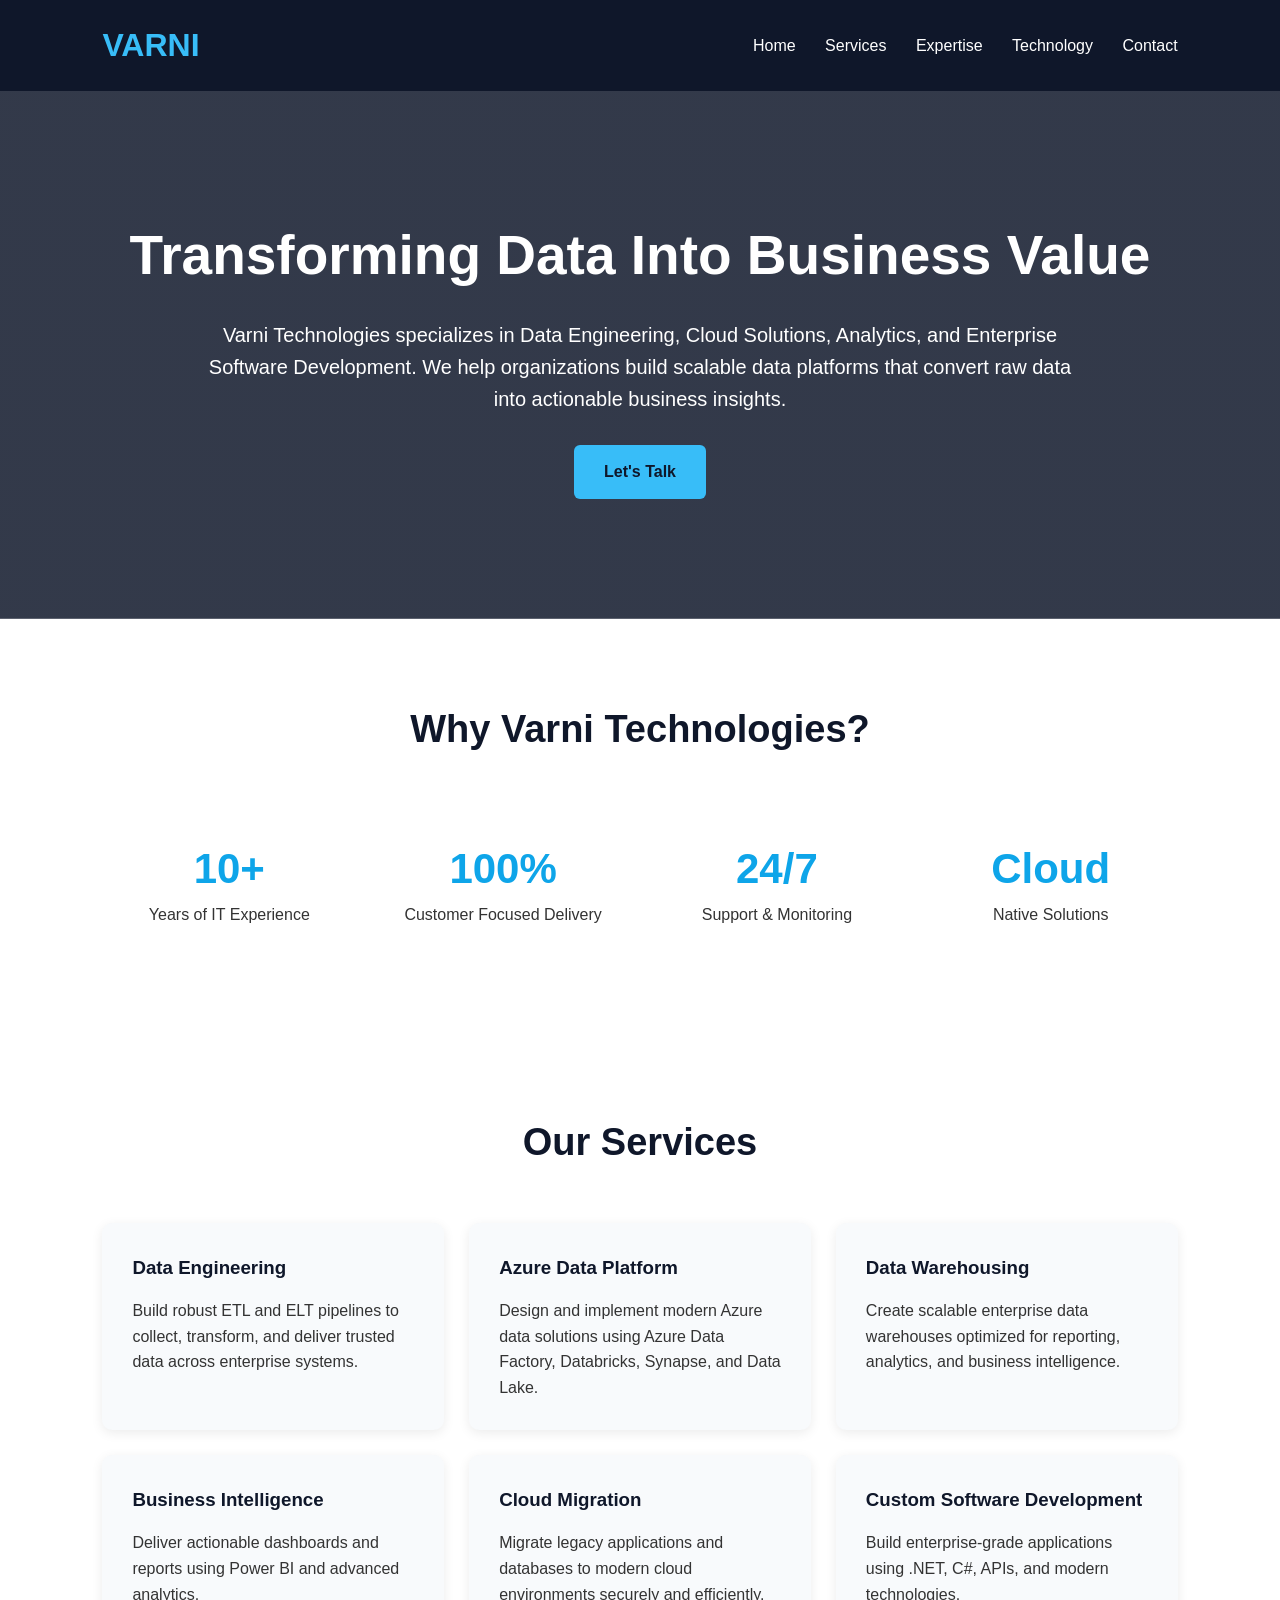
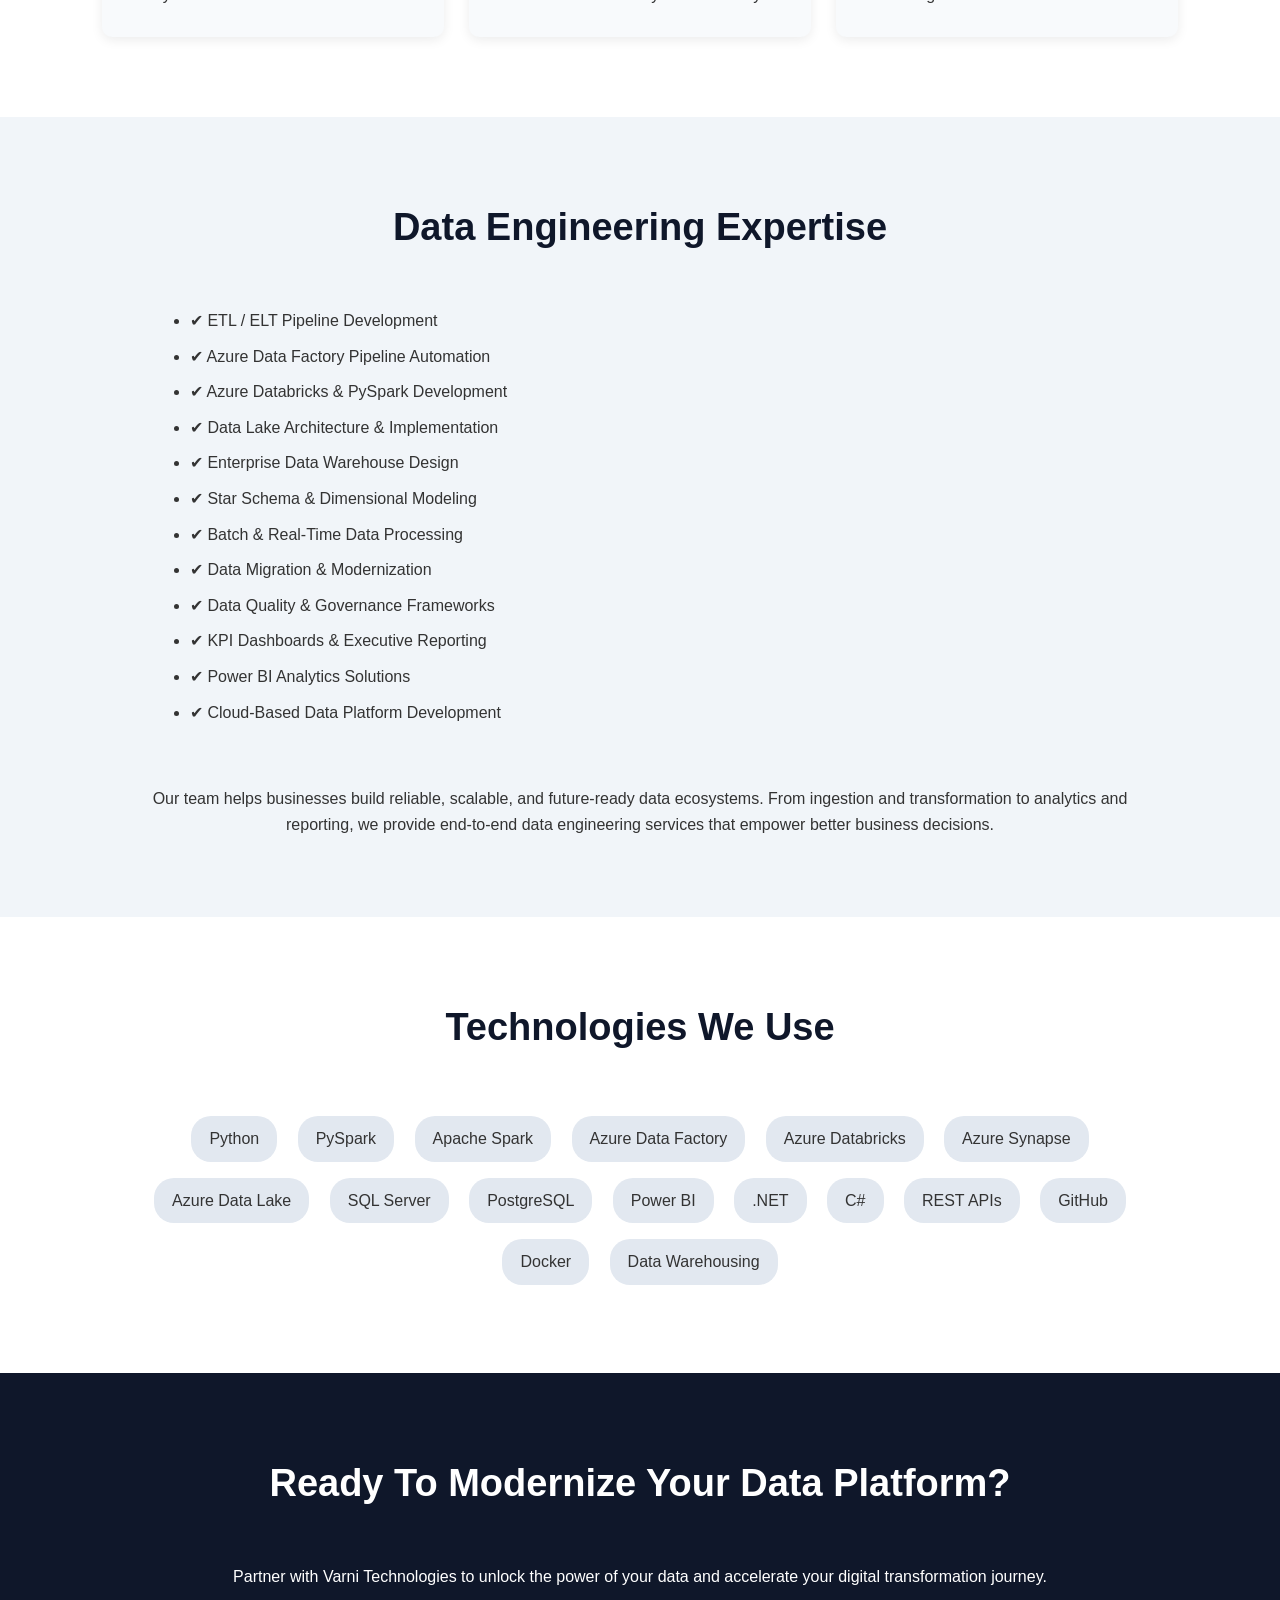
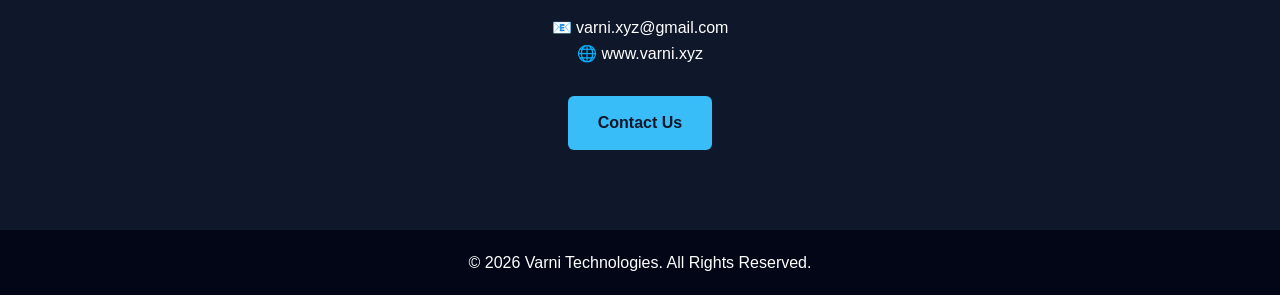
<file: index.html>
<!DOCTYPE html>
<html lang="en">
<head>
<meta charset="UTF-8">
<meta name="viewport" content="width=device-width, initial-scale=1.0">
<title>Varni Technologies | Data Engineering & Cloud Solutions</title>

<style>
*{
    margin:0;
    padding:0;
    box-sizing:border-box;
    font-family:'Segoe UI',sans-serif;
}

body{
    line-height:1.6;
    color:#333;
}

header{
    background:#0f172a;
    color:#fff;
    padding:20px 8%;
    display:flex;
    justify-content:space-between;
    align-items:center;
    position:sticky;
    top:0;
    z-index:100;
}

.logo{
    font-size:32px;
    font-weight:bold;
    color:#38bdf8;
}

nav a{
    color:white;
    text-decoration:none;
    margin-left:25px;
    font-weight:500;
}

.hero{
    background:linear-gradient(rgba(15,23,42,0.85),rgba(15,23,42,0.85)),
    url('https://images.unsplash.com/photo-1551288049-bebda4e38f71');
    background-size:cover;
    background-position:center;
    color:white;
    text-align:center;
    padding:120px 20px;
}

.hero h1{
    font-size:55px;
    margin-bottom:20px;
}

.hero p{
    max-width:900px;
    margin:auto;
    font-size:20px;
}

.btn{
    display:inline-block;
    margin-top:30px;
    background:#38bdf8;
    color:#0f172a;
    padding:14px 30px;
    text-decoration:none;
    border-radius:6px;
    font-weight:bold;
}

section{
    padding:80px 8%;
}

.section-title{
    text-align:center;
    margin-bottom:50px;
    color:#0f172a;
    font-size:38px;
}

.grid{
    display:grid;
    grid-template-columns:repeat(auto-fit,minmax(280px,1fr));
    gap:25px;
}

.card{
    background:#f8fafc;
    padding:30px;
    border-radius:10px;
    box-shadow:0 3px 12px rgba(0,0,0,0.08);
}

.card h3{
    margin-bottom:15px;
    color:#0f172a;
}

.about{
    background:#f1f5f9;
}

.stats{
    display:grid;
    grid-template-columns:repeat(auto-fit,minmax(200px,1fr));
    gap:20px;
    text-align:center;
}

.stat{
    padding:25px;
}

.stat h2{
    color:#0ea5e9;
    font-size:42px;
}

.tech{
    text-align:center;
}

.tech span{
    display:inline-block;
    padding:10px 18px;
    margin:8px;
    background:#e2e8f0;
    border-radius:20px;
}

.contact{
    background:#0f172a;
    color:white;
    text-align:center;
}

footer{
    background:#020617;
    color:white;
    text-align:center;
    padding:20px;
}

ul{
    max-width:900px;
    margin:auto;
}

li{
    margin-bottom:10px;
}

@media(max-width:768px){
.hero h1{
    font-size:36px;
}
nav{
    display:none;
}
}
</style>
</head>

<body>

<header>
    <div class="logo">VARNI</div>

    <nav>
        <a href="#home">Home</a>
        <a href="#services">Services</a>
        <a href="#expertise">Expertise</a>
        <a href="#technology">Technology</a>
        <a href="#contact">Contact</a>
    </nav>
</header>

<section class="hero" id="home">
    <h1>Transforming Data Into Business Value</h1>

    <p>
        Varni Technologies specializes in Data Engineering,
        Cloud Solutions, Analytics, and Enterprise Software
        Development. We help organizations build scalable
        data platforms that convert raw data into actionable
        business insights.
    </p>

    <a href="#contact" class="btn">Let's Talk</a>
</section>

<section>
    <h2 class="section-title">Why Varni Technologies?</h2>

    <div class="stats">
        <div class="stat">
            <h2>10+</h2>
            <p>Years of IT Experience</p>
        </div>

        <div class="stat">
            <h2>100%</h2>
            <p>Customer Focused Delivery</p>
        </div>

        <div class="stat">
            <h2>24/7</h2>
            <p>Support & Monitoring</p>
        </div>

        <div class="stat">
            <h2>Cloud</h2>
            <p>Native Solutions</p>
        </div>
    </div>
</section>

<section id="services">
    <h2 class="section-title">Our Services</h2>

    <div class="grid">

        <div class="card">
            <h3>Data Engineering</h3>
            <p>
                Build robust ETL and ELT pipelines to collect,
                transform, and deliver trusted data across
                enterprise systems.
            </p>
        </div>

        <div class="card">
            <h3>Azure Data Platform</h3>
            <p>
                Design and implement modern Azure data
                solutions using Azure Data Factory,
                Databricks, Synapse, and Data Lake.
            </p>
        </div>

        <div class="card">
            <h3>Data Warehousing</h3>
            <p>
                Create scalable enterprise data warehouses
                optimized for reporting, analytics, and
                business intelligence.
            </p>
        </div>

        <div class="card">
            <h3>Business Intelligence</h3>
            <p>
                Deliver actionable dashboards and reports
                using Power BI and advanced analytics.
            </p>
        </div>

        <div class="card">
            <h3>Cloud Migration</h3>
            <p>
                Migrate legacy applications and databases
                to modern cloud environments securely and
                efficiently.
            </p>
        </div>

        <div class="card">
            <h3>Custom Software Development</h3>
            <p>
                Build enterprise-grade applications using
                .NET, C#, APIs, and modern technologies.
            </p>
        </div>

    </div>
</section>

<section class="about" id="expertise">
    <h2 class="section-title">Data Engineering Expertise</h2>

    <ul>
        <li>✔ ETL / ELT Pipeline Development</li>
        <li>✔ Azure Data Factory Pipeline Automation</li>
        <li>✔ Azure Databricks & PySpark Development</li>
        <li>✔ Data Lake Architecture & Implementation</li>
        <li>✔ Enterprise Data Warehouse Design</li>
        <li>✔ Star Schema & Dimensional Modeling</li>
        <li>✔ Batch & Real-Time Data Processing</li>
        <li>✔ Data Migration & Modernization</li>
        <li>✔ Data Quality & Governance Frameworks</li>
        <li>✔ KPI Dashboards & Executive Reporting</li>
        <li>✔ Power BI Analytics Solutions</li>
        <li>✔ Cloud-Based Data Platform Development</li>
    </ul>

    <br><br>

    <p style="text-align:center;max-width:1000px;margin:auto;">
        Our team helps businesses build reliable, scalable,
        and future-ready data ecosystems. From ingestion
        and transformation to analytics and reporting,
        we provide end-to-end data engineering services
        that empower better business decisions.
    </p>
</section>

<section id="technology">
    <h2 class="section-title">Technologies We Use</h2>

    <div class="tech">
        <span>Python</span>
        <span>PySpark</span>
        <span>Apache Spark</span>
        <span>Azure Data Factory</span>
        <span>Azure Databricks</span>
        <span>Azure Synapse</span>
        <span>Azure Data Lake</span>
        <span>SQL Server</span>
        <span>PostgreSQL</span>
        <span>Power BI</span>
        <span>.NET</span>
        <span>C#</span>
        <span>REST APIs</span>
        <span>GitHub</span>
        <span>Docker</span>
        <span>Data Warehousing</span>
    </div>
</section>

<section class="contact" id="contact">
    <h2 class="section-title" style="color:white;">
        Ready To Modernize Your Data Platform?
    </h2>

    <p>
        Partner with Varni Technologies to unlock the power
        of your data and accelerate your digital transformation journey.
    </p>

    <br>

    <p>
        📧 varni.xyz@gmail.com<br>
        🌐 www.varni.xyz
    </p>

    <a href="mailto:varni.xyz@gmail.com" class="btn">
        Contact Us
    </a>
</section>

<footer>
    <p>
        © 2026 Varni Technologies. All Rights Reserved.
    </p>
</footer>

</body>
</html>
</file>
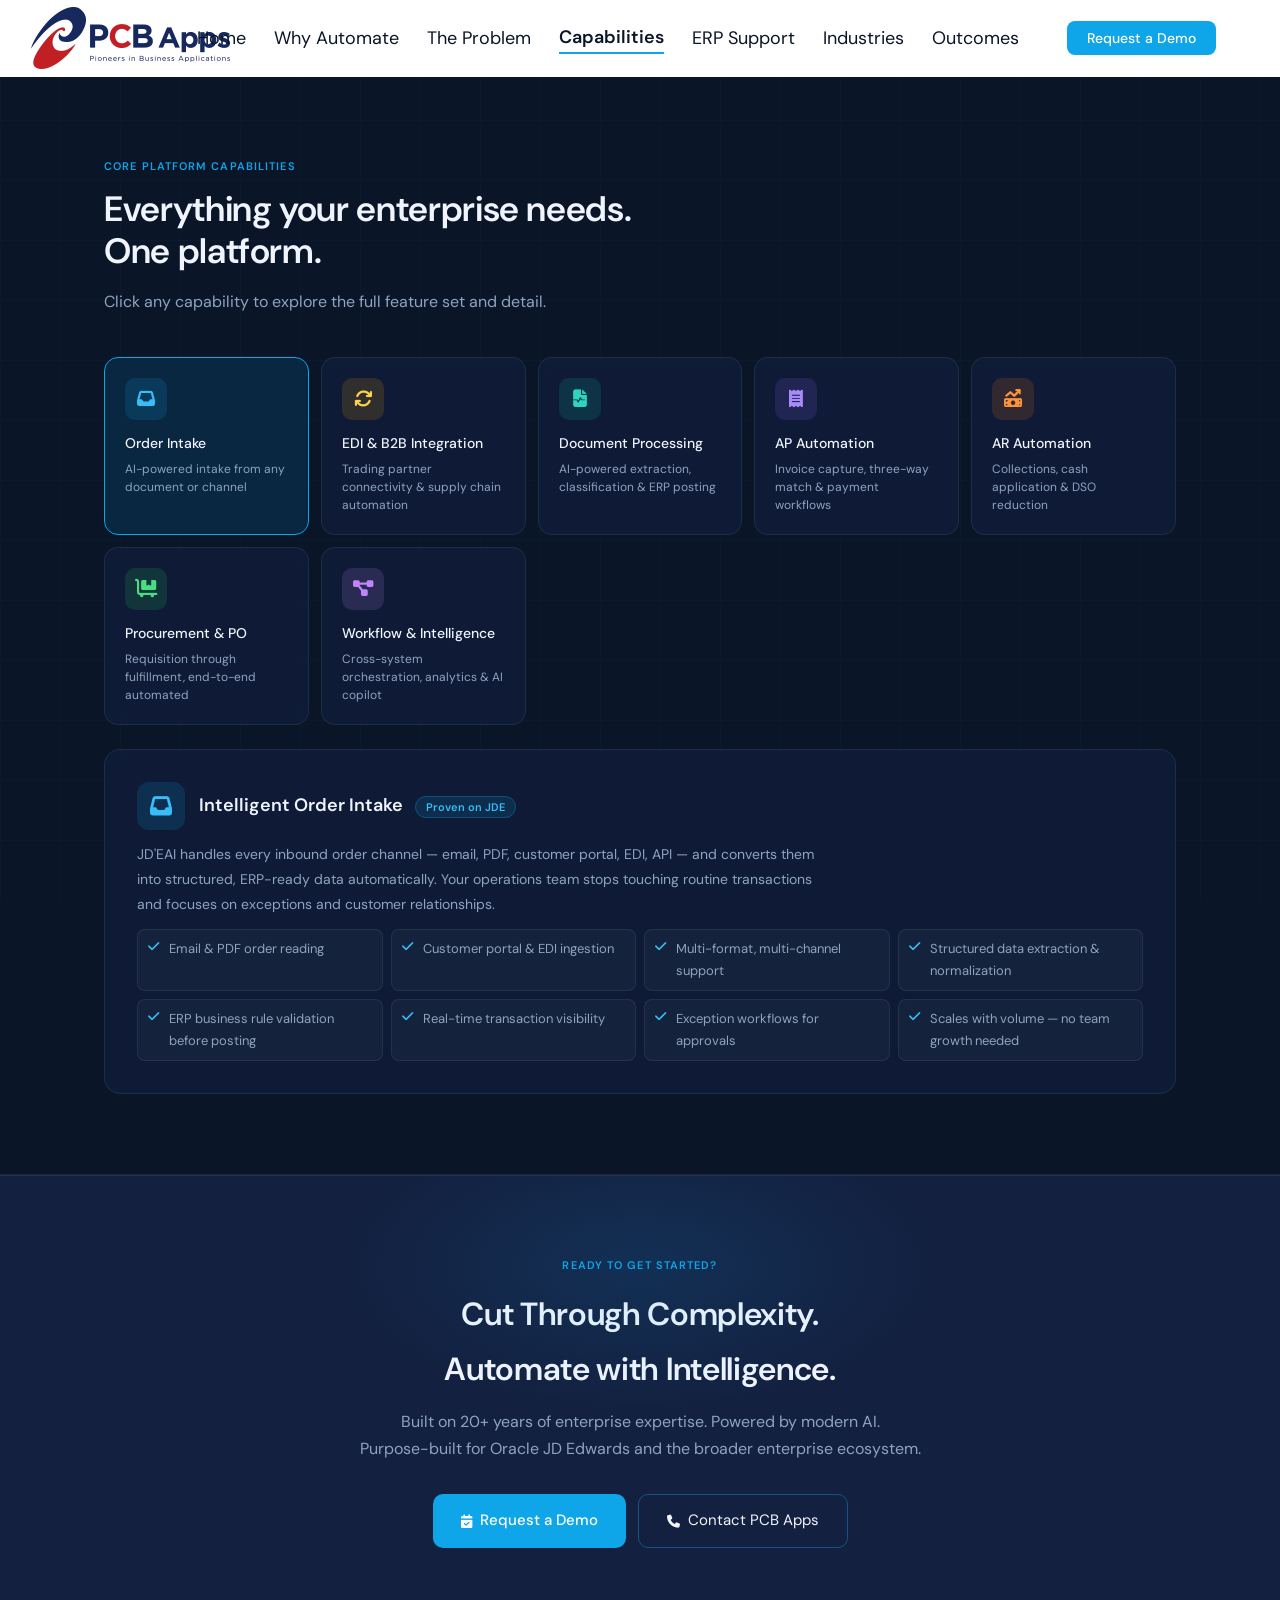
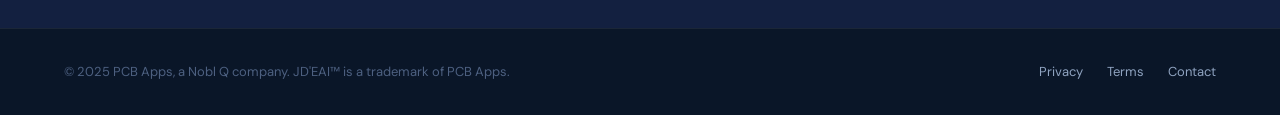
<file: Capabilities.html>
<!DOCTYPE html>
<html lang="en">
<head>
<meta charset="UTF-8">
<meta name="viewport" content="width=device-width, initial-scale=1.0">
<title>JD'EAI™ — Enterprise Automation Meets Trusted Intelligence | PCB Apps</title>
<link rel="preconnect" href="https://fonts.googleapis.com">
<link rel="preconnect" href="https://fonts.gstatic.com" crossorigin>
<link href="https://fonts.googleapis.com/css2?family=DM+Sans:ital,opsz,wght@0,9..40,300;0,9..40,400;0,9..40,500;0,9..40,600;1,9..40,400&family=DM+Mono:wght@400;500&display=swap" rel="stylesheet">
<link rel="stylesheet" href="https://cdnjs.cloudflare.com/ajax/libs/font-awesome/6.5.0/css/all.min.css">
<link rel="stylesheet" href="style.css">
</head>
<body>
<div class="page-wrap">

<!-- ══ NAV ══ -->
<nav>

   <a href="https://pcbapps.com" class="nav-logo">
   <div class="nav-logo-mark">
   <img src="PCB-Apps-logo.png" alt="PCB Apps — Pioneers in Business Applications" />
  </a>
  </div>
  
  <div class="nav-links">
  <a href="index.html">Home</a>
    <a href="WhyAutomate.html">Why Automate</a>
    <a href="TheProblem.html">The Problem</a>
    <a href="Capabilities.html" class="active">Capabilities</a>
    <a href="ERPSupport.html">ERP Support</a>
    <a href="Industries.html">Industries</a>
    <a href="Outcomes.html">Outcomes</a>
  </div>
  <button class="nav-cta">Request a Demo</button>
</nav>

 
 

<!-- ══ CAPABILITIES ══ -->
<div style="border-bottom:1px solid var(--border);" id="capabilities">
<section class="reveal">
  <div class="section-eyebrow">Core platform capabilities</div>
  <h2 class="section-title">Everything your enterprise needs.<br>One platform.</h2>
  <p class="section-desc">Click any capability to explore the full feature set and detail.</p>

  <div class="cap-grid">
    <div class="cap-card active" onclick="showDetail('intake',this)">
      <div class="cap-icon" style="background:rgba(14,165,233,0.15);color:#38BDF8;"><i class="fa-solid fa-inbox"></i></div>
      <div class="cap-name">Order Intake</div>
      <div class="cap-sub">AI-powered intake from any document or channel</div>
    </div>
    <div class="cap-card" onclick="showDetail('edi',this)">
      <div class="cap-icon" style="background:rgba(245,158,11,0.15);color:#FCD34D;"><i class="fa-solid fa-arrows-rotate"></i></div>
      <div class="cap-name">EDI &amp; B2B Integration</div>
      <div class="cap-sub">Trading partner connectivity &amp; supply chain automation</div>
    </div>
    <div class="cap-card" onclick="showDetail('idp',this)">
      <div class="cap-icon" style="background:rgba(20,184,166,0.15);color:#2DD4BF;"><i class="fa-solid fa-file-waveform"></i></div>
      <div class="cap-name">Document Processing</div>
      <div class="cap-sub">AI-powered extraction, classification &amp; ERP posting</div>
    </div>
    <div class="cap-card" onclick="showDetail('ap',this)">
      <div class="cap-icon" style="background:rgba(139,92,246,0.15);color:#A78BFA;"><i class="fa-solid fa-receipt"></i></div>
      <div class="cap-name">AP Automation</div>
      <div class="cap-sub">Invoice capture, three-way match &amp; payment workflows</div>
    </div>
    <div class="cap-card" onclick="showDetail('ar',this)">
      <div class="cap-icon" style="background:rgba(249,115,22,0.15);color:#FB923C;"><i class="fa-solid fa-money-bill-trend-up"></i></div>
      <div class="cap-name">AR Automation</div>
      <div class="cap-sub">Collections, cash application &amp; DSO reduction</div>
    </div>
    <div class="cap-card" onclick="showDetail('po',this)">
      <div class="cap-icon" style="background:rgba(34,197,94,0.15);color:#4ADE80;"><i class="fa-solid fa-cart-flatbed"></i></div>
      <div class="cap-name">Procurement &amp; PO</div>
      <div class="cap-sub">Requisition through fulfillment, end-to-end automated</div>
    </div>
    <div class="cap-card" onclick="showDetail('workflow',this)">
      <div class="cap-icon" style="background:rgba(192,132,252,0.15);color:#C084FC;"><i class="fa-solid fa-diagram-project"></i></div>
      <div class="cap-name">Workflow &amp; Intelligence</div>
      <div class="cap-sub">Cross-system orchestration, analytics &amp; AI copilot</div>
    </div>
  </div>

  <!-- ORDER INTAKE -->
  <div class="detail-panel visible" id="detail-intake">
    <div class="detail-header">
      <div class="detail-icon" style="background:rgba(14,165,233,0.15);color:#38BDF8;"><i class="fa-solid fa-inbox"></i></div>
      <div><div class="detail-title">Intelligent Order Intake <span class="detail-badge">Proven on JDE</span></div></div>
    </div>
    <p class="detail-desc">JD'EAI handles every inbound order channel — email, PDF, customer portal, EDI, API — and converts them into structured, ERP-ready data automatically. Your operations team stops touching routine transactions and focuses on exceptions and customer relationships.</p>
    <div class="feature-grid">
      <div class="feature-item"><i class="fa-solid fa-check"></i>Email &amp; PDF order reading</div>
      <div class="feature-item"><i class="fa-solid fa-check"></i>Customer portal &amp; EDI ingestion</div>
      <div class="feature-item"><i class="fa-solid fa-check"></i>Multi-format, multi-channel support</div>
      <div class="feature-item"><i class="fa-solid fa-check"></i>Structured data extraction &amp; normalization</div>
      <div class="feature-item"><i class="fa-solid fa-check"></i>ERP business rule validation before posting</div>
      <div class="feature-item"><i class="fa-solid fa-check"></i>Real-time transaction visibility</div>
      <div class="feature-item"><i class="fa-solid fa-check"></i>Exception workflows for approvals</div>
      <div class="feature-item"><i class="fa-solid fa-check"></i>Scales with volume — no team growth needed</div>
    </div>
  </div>

  <!-- EDI & B2B -->
  <div class="detail-panel" id="detail-edi">
    <div class="detail-header">
      <div class="detail-icon" style="background:rgba(245,158,11,0.15);color:#FCD34D;"><i class="fa-solid fa-arrows-rotate"></i></div>
      <div><div class="detail-title">EDI &amp; B2B Integration <span class="detail-badge">Core Module</span></div></div>
    </div>
    <p class="detail-tagline">Modernize how you connect with every trading partner.</p>
    <p class="detail-desc">The most successful supply chains run on reliable, automated data exchange. The difference between a modern B2B integration platform and legacy EDI software is visibility, speed, and intelligence — and enterprises that make the switch consistently report faster onboarding, fewer disruptions, and dramatically lower support costs.</p>
    <div class="feature-grid">
      <div class="feature-item"><i class="fa-solid fa-check"></i>Trading partner onboarding — AI-assisted profile generation &amp; auto-mapping</div>
      <div class="feature-item"><i class="fa-solid fa-check"></i>EDI standards: ANSI X12, EDIFACT, TRADACOMS — any-to-any transformation</div>
      <div class="feature-item"><i class="fa-solid fa-check"></i>Multi-protocol: AS2, SFTP, HTTPS, REST APIs, VANs</div>
      <div class="feature-item"><i class="fa-solid fa-check"></i>AI-powered error resolution — 96%+ resolved without human intervention</div>
      <div class="feature-item"><i class="fa-solid fa-check"></i>Real-time transaction visibility — alerts &amp; dashboards for business &amp; IT</div>
      <div class="feature-item"><i class="fa-solid fa-check"></i>ERP-native integration — JD Edwards, Oracle Fusion, SAP, Dynamics</div>
      <div class="feature-item"><i class="fa-solid fa-check"></i>Supply chain collaboration — shared visibility across buyers, suppliers, logistics</div>
      <div class="feature-item"><i class="fa-solid fa-check"></i>Exception management &amp; SLA tracking</div>
    </div>
  </div>

  <!-- IDP -->
  <div class="detail-panel" id="detail-idp">
    <div class="detail-header">
      <div class="detail-icon" style="background:rgba(20,184,166,0.15);color:#2DD4BF;"><i class="fa-solid fa-file-waveform"></i></div>
      <div><div class="detail-title">Intelligent Document Processing <span class="detail-badge">AI-Powered</span></div></div>
    </div>
    <p class="detail-tagline">Transform unstructured business documents into enterprise-ready data.</p>
    <p class="detail-desc">Every day, enterprises receive thousands of invoices, purchase orders, contracts, and shipping documents — in every format imaginable. Manual processing creates bottlenecks, errors, and compliance risk. AI-powered IDP eliminates these entirely.</p>
    <div class="detail-context">Industry benchmarks: enterprise AI document processing implementations routinely achieve <strong style="color:var(--accent-light);">92% touchless order processing</strong>, saving over 140 hours of manual labor per month per team. Global enterprises automate extraction across tens of thousands of documents annually with accuracy rates exceeding 80% across hundreds of data fields.</div>
    <div class="feature-grid">
      <div class="feature-item"><i class="fa-solid fa-check"></i>ML &amp; NLP document understanding — trained on your document types</div>
      <div class="feature-item"><i class="fa-solid fa-check"></i>Automated extraction &amp; classification across invoices, POs, contracts, remittances</div>
      <div class="feature-item"><i class="fa-solid fa-check"></i>Multi-channel: email, EDI, vendor portals, file uploads, scanned paper</div>
      <div class="feature-item"><i class="fa-solid fa-check"></i>Rules-based &amp; AI-driven validation — anomalies caught before ERP posting</div>
      <div class="feature-item"><i class="fa-solid fa-check"></i>Automated ERP data posting — JD Edwards, Oracle, SAP, and more</div>
      <div class="feature-item"><i class="fa-solid fa-check"></i>Continuous learning — improves with every exception handled</div>
      <div class="feature-item"><i class="fa-solid fa-check"></i>Full compliance &amp; audit trail — every document captured and stored</div>
      <div class="feature-item"><i class="fa-solid fa-check"></i>Straight-through processing optimization</div>
    </div>
  </div>

  <!-- AP -->
  <div class="detail-panel" id="detail-ap">
    <div class="detail-header">
      <div class="detail-icon" style="background:rgba(139,92,246,0.15);color:#A78BFA;"><i class="fa-solid fa-receipt"></i></div>
      <div><div class="detail-title">Accounts Payable Automation <span class="detail-badge">Finance</span></div></div>
    </div>
    <p class="detail-tagline">Accelerate invoice processing while strengthening control and compliance.</p>
    <p class="detail-desc">Manual AP operations are costly, error-prone, and a persistent drain on finance teams. Industry research consistently shows that AI-driven AP automation dramatically reduces processing costs while improving compliance and visibility — with enterprises achieving measurable ROI within months of deployment.</p>
    <div class="feature-grid">
      <div class="feature-item"><i class="fa-solid fa-check"></i>Invoice capture — email, EDI, portal, paper scan; PO/non-PO classified automatically</div>
      <div class="feature-item"><i class="fa-solid fa-check"></i>Automated GL coding &amp; intelligent routing by invoice type, amount, vendor</div>
      <div class="feature-item"><i class="fa-solid fa-check"></i>Three-way match — PO, receipt, invoice; exceptions surfaced only when required</div>
      <div class="feature-item"><i class="fa-solid fa-check"></i>Configurable approval hierarchies with escalation &amp; mobile approvals</div>
      <div class="feature-item"><i class="fa-solid fa-check"></i>AI-guided exception resolution — reduces cycle times from days to hours</div>
      <div class="feature-item"><i class="fa-solid fa-check"></i>Supplier self-service portal — invoices, payment status, dispute resolution</div>
      <div class="feature-item"><i class="fa-solid fa-check"></i>Payment readiness validation before entering payment run</div>
      <div class="feature-item"><i class="fa-solid fa-check"></i>Audit &amp; compliance tracking — timestamps, approvals, exception notes</div>
    </div>
  </div>

  <!-- AR -->
  <div class="detail-panel" id="detail-ar">
    <div class="detail-header">
      <div class="detail-icon" style="background:rgba(249,115,22,0.15);color:#FB923C;"><i class="fa-solid fa-money-bill-trend-up"></i></div>
      <div><div class="detail-title">Accounts Receivable Automation <span class="detail-badge">Finance</span></div></div>
    </div>
    <p class="detail-tagline">Improve cash flow and accelerate collections through intelligent automation.</p>
    <p class="detail-desc">Unmanaged receivables are a silent drag on working capital. Research shows deductions alone can represent 5–10% of total revenue in certain industries without structured automation. AI-powered AR management addresses this across every stage of the invoice-to-cash lifecycle.</p>
    <div class="detail-context">Enterprise AI receivables platforms consistently deliver: <strong style="color:var(--accent-light);">20%+ reductions in past-due balances</strong>, 10%+ improvements in DSO, and 3× productivity gains across collections, cash application, and deductions.</div>
    <div class="feature-grid">
      <div class="feature-item"><i class="fa-solid fa-check"></i>Automated cash application — partial payments, deductions, multi-invoice remittances</div>
      <div class="feature-item"><i class="fa-solid fa-check"></i>AI-prioritized collections worklists — highest-risk accounts surfaced automatically</div>
      <div class="feature-item"><i class="fa-solid fa-check"></i>Dispute &amp; deduction management — structured workflows protect revenue</div>
      <div class="feature-item"><i class="fa-solid fa-check"></i>Customer self-service payment portal — invoices, disputes, payments</div>
      <div class="feature-item"><i class="fa-solid fa-check"></i>Payment prediction &amp; credit risk monitoring with global credit agency data</div>
      <div class="feature-item"><i class="fa-solid fa-check"></i>Working capital dashboards &amp; cash flow forecasting</div>
      <div class="feature-item"><i class="fa-solid fa-check"></i>Automated customer correspondence &amp; escalation</div>
      <div class="feature-item"><i class="fa-solid fa-check"></i>Full AR analytics — DSO, aging, collector performance</div>
    </div>
  </div>

  <!-- PO -->
  <div class="detail-panel" id="detail-po">
    <div class="detail-header">
      <div class="detail-icon" style="background:rgba(34,197,94,0.15);color:#4ADE80;"><i class="fa-solid fa-cart-flatbed"></i></div>
      <div><div class="detail-title">Procurement &amp; PO Automation <span class="detail-badge">Procure-to-Pay</span></div></div>
    </div>
    <p class="detail-tagline">Digitize procurement from request through fulfillment.</p>
    <p class="detail-desc">Manual procurement processes create maverick spend, compliance gaps, and supplier relationship friction. JD'EAI streamlines the entire procure-to-pay lifecycle — connecting requisition, approval, ordering, receipt, and payment in a single automated flow.</p>
    <div class="feature-grid">
      <div class="feature-item"><i class="fa-solid fa-check"></i>Purchase requisition automation — budget checks, approval routing, spend categorization</div>
      <div class="feature-item"><i class="fa-solid fa-check"></i>Automated PO generation from approved requisitions with ERP posting</div>
      <div class="feature-item"><i class="fa-solid fa-check"></i>Supplier collaboration — order acknowledgment, delivery confirmation, change orders</div>
      <div class="feature-item"><i class="fa-solid fa-check"></i>Change order management — version control, automated notifications, re-routing</div>
      <div class="feature-item"><i class="fa-solid fa-check"></i>Spend visibility &amp; compliance controls — policy enforcement built into workflows</div>
      <div class="feature-item"><i class="fa-solid fa-check"></i>Procurement analytics — savings, supplier performance, cycle times, compliance</div>
      <div class="feature-item"><i class="fa-solid fa-check"></i>Approval workflows with escalation handling</div>
      <div class="feature-item"><i class="fa-solid fa-check"></i>ERP-native integration for direct PO posting</div>
    </div>
  </div>

  <!-- WORKFLOW & BI -->
  <div class="detail-panel" id="detail-workflow">
    <div class="detail-header">
      <div class="detail-icon" style="background:rgba(192,132,252,0.15);color:#C084FC;"><i class="fa-solid fa-diagram-project"></i></div>
      <div><div class="detail-title">Workflow Automation &amp; Business Intelligence <span class="detail-badge">AI Copilot</span></div></div>
    </div>
    <p class="detail-tagline">Orchestrate business processes. Turn operational data into decisions.</p>
    <p class="detail-desc">Modern enterprises don't operate in silos — and your automation platform shouldn't either. JD'EAI's workflow engine connects processes across your ERP, CRM, SCM, and partner systems. And every transaction, document, and workflow generates data that JD'EAI's analytics layer converts into actionable intelligence.</p>
    <div class="feature-grid">
      <div class="feature-item"><i class="fa-solid fa-check"></i>Visual no-code workflow designer — build without deep technical expertise</div>
      <div class="feature-item"><i class="fa-solid fa-check"></i>Business rules engine — thresholds, approvals, routing without custom code</div>
      <div class="feature-item"><i class="fa-solid fa-check"></i>Event-driven processing — document receipt, ERP events, partner messages</div>
      <div class="feature-item"><i class="fa-solid fa-check"></i>Cross-system automation — JDE, Oracle, SAP, Salesforce, ServiceNow, NetSuite</div>
      <div class="feature-item"><i class="fa-solid fa-check"></i>Escalation &amp; SLA management — exceptions resolved within defined timeframes</div>
      <div class="feature-item"><i class="fa-solid fa-check"></i>Executive dashboards — KPI tracking across order-to-cash &amp; procure-to-pay</div>
      <div class="feature-item"><i class="fa-solid fa-check"></i>Natural language BI queries — ask questions in plain English</div>
      <div class="feature-item"><i class="fa-solid fa-check"></i>AI-driven recommendations &amp; executive copilot experiences</div>
    </div>
  </div>
</section>
</div>


 

<!-- ══ FOOTER CTA ══ -->
<div class="footer-cta-wrap">
  <p class="section-eyebrow" style="display:block;text-align:center;margin-bottom:.75rem;">Ready to get started?</p>
  <h2 class="footer-cta-title">Cut Through Complexity.<br>Automate with Intelligence.</h2>
  <p class="footer-cta-sub">Built on 20+ years of enterprise expertise. Powered by modern AI.<br>Purpose-built for Oracle JD Edwards and the broader enterprise ecosystem.</p>
  <div class="footer-cta-btns">
    <a href="#" class="btn-primary"><i class="fa-solid fa-calendar-check" style="font-size:13px;"></i> Request a Demo</a>
    <a href="#" class="btn-secondary"><i class="fa-solid fa-phone" style="font-size:13px;"></i> Contact PCB Apps</a>
  </div>
</div>

<!-- ══ FOOTER ══ -->
<footer>
  <div>© 2025 PCB Apps, a Nobl Q company. JD'EAI™ is a trademark of PCB Apps.</div>
  <div style="display:flex;gap:1.5rem;">
    <a href="#">Privacy</a>
    <a href="#">Terms</a>
    <a href="#">Contact</a>
  </div>
</footer>

</div><!-- /page-wrap -->

<script>
const caps=['intake','edi','idp','ap','ar','po','workflow'];
function showDetail(id,el){
  caps.forEach(c=>{document.getElementById('detail-'+c).classList.remove('visible');});
  document.querySelectorAll('.cap-card').forEach(c=>c.classList.remove('active'));
  document.getElementById('detail-'+id).classList.add('visible');
  el.classList.add('active');
}
const observer=new IntersectionObserver((entries)=>{
  entries.forEach(e=>{if(e.isIntersecting)e.target.classList.add('visible');});
},{threshold:0.08});
document.querySelectorAll('.reveal').forEach(el=>observer.observe(el));
</script>
</body>
</html>
</file>
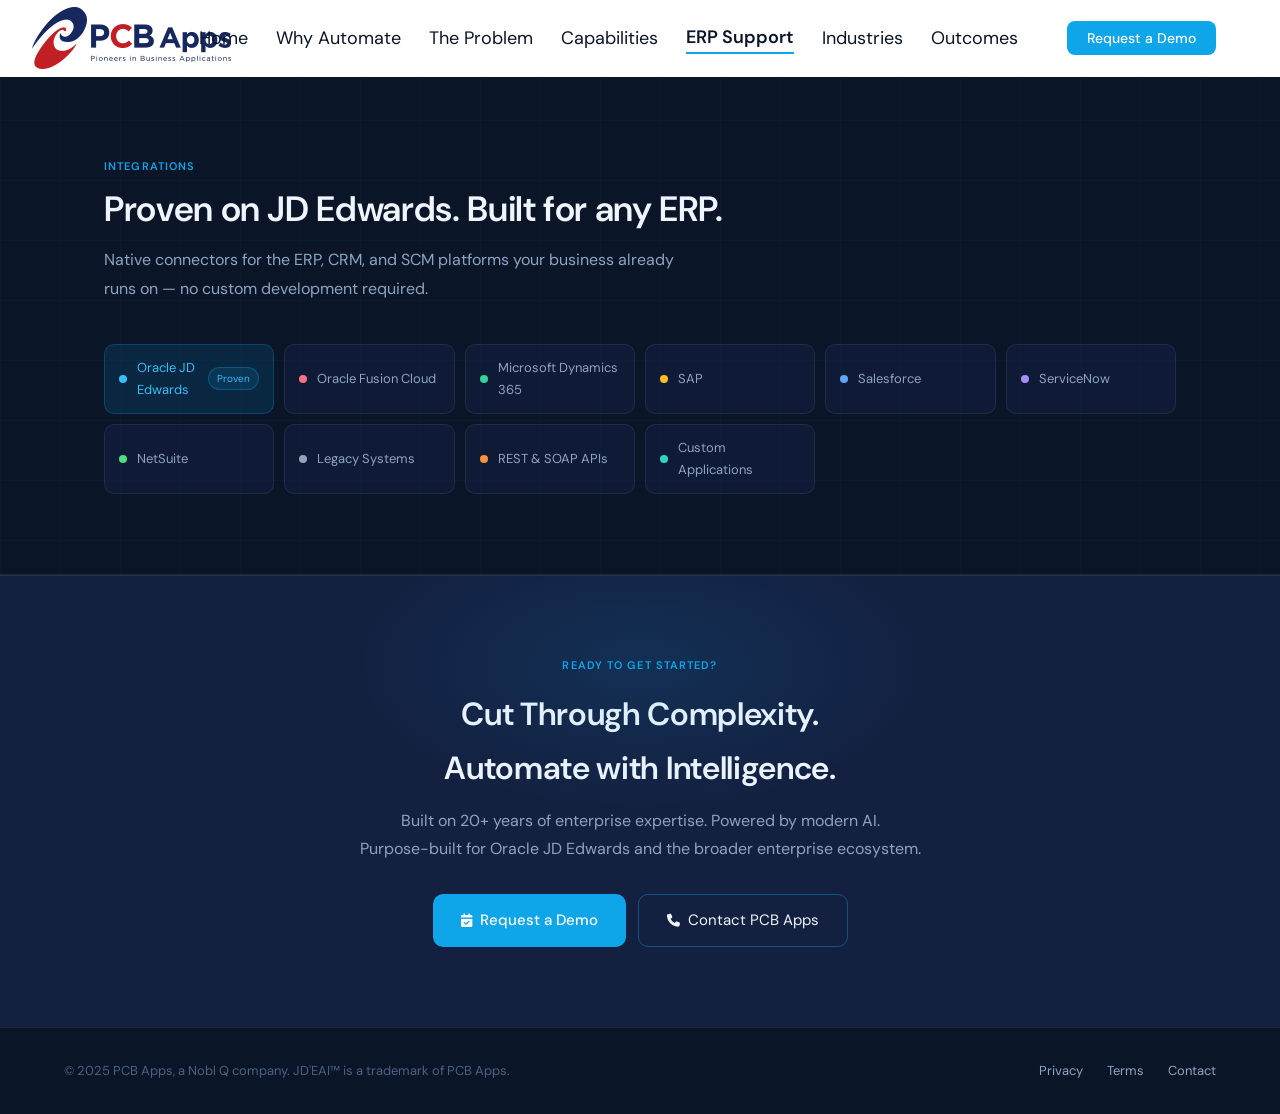
<file: ERPSupport.html>
<!DOCTYPE html>
<html lang="en">
<head>
<meta charset="UTF-8">
<meta name="viewport" content="width=device-width, initial-scale=1.0">
<title>JD'EAI™ — Enterprise Automation Meets Trusted Intelligence | PCB Apps</title>
<link rel="preconnect" href="https://fonts.googleapis.com">
<link rel="preconnect" href="https://fonts.gstatic.com" crossorigin>
<link href="https://fonts.googleapis.com/css2?family=DM+Sans:ital,opsz,wght@0,9..40,300;0,9..40,400;0,9..40,500;0,9..40,600;1,9..40,400&family=DM+Mono:wght@400;500&display=swap" rel="stylesheet">
<link rel="stylesheet" href="https://cdnjs.cloudflare.com/ajax/libs/font-awesome/6.5.0/css/all.min.css">
<link rel="stylesheet" href="style.css">
</head>
<body>
<div class="page-wrap">

<!-- ══ NAV ══ -->
<nav>
   <a href="https://pcbapps.com" class="nav-logo">
   <div class="nav-logo-mark">
   <img src="PCB-Apps-logo.png" alt="PCB Apps — Pioneers in Business Applications" />
  </a>
  </div>
  <div class="nav-links">
  <a href="index.html">Home</a>
    <a href="WhyAutomate.html">Why Automate</a>
    <a href="TheProblem.html">The Problem</a>
    <a href="Capabilities.html">Capabilities</a>
    <a href="ERPSupport.html" class="active">ERP Support</a>
    <a href="Industries.html">Industries</a>
    <a href="Outcomes.html">Outcomes</a>
  </div>
  <button class="nav-cta">Request a Demo</button>
</nav>

 

<!-- ══ ERP / INTEGRATIONS ══ -->
<div style="border-bottom:1px solid var(--border);" id="erp">
<section class="reveal">
  <div class="section-eyebrow">Integrations</div>
  <h2 class="section-title">Proven on JD Edwards. Built for any ERP.</h2>
  <p class="section-desc">Native connectors for the ERP, CRM, and SCM platforms your business already runs on — no custom development required.</p>
  <div class="int-grid">
    <div class="int-chip jde"><div class="int-dot" style="background:#38BDF8;"></div><span class="int-label">Oracle JD Edwards</span><span class="int-badge">Proven</span></div>
    <div class="int-chip"><div class="int-dot" style="background:#fb7185;"></div>Oracle Fusion Cloud</div>
    <div class="int-chip"><div class="int-dot" style="background:#34d399;"></div>Microsoft Dynamics 365</div>
    <div class="int-chip"><div class="int-dot" style="background:#fbbf24;"></div>SAP</div>
    <div class="int-chip"><div class="int-dot" style="background:#60a5fa;"></div>Salesforce</div>
    <div class="int-chip"><div class="int-dot" style="background:#a78bfa;"></div>ServiceNow</div>
    <div class="int-chip"><div class="int-dot" style="background:#4ade80;"></div>NetSuite</div>
    <div class="int-chip"><div class="int-dot" style="background:#94a3b8;"></div>Legacy Systems</div>
    <div class="int-chip"><div class="int-dot" style="background:#fb923c;"></div>REST &amp; SOAP APIs</div>
    <div class="int-chip"><div class="int-dot" style="background:#2DD4BF;"></div>Custom Applications</div>
  </div>
</section>
</div>

 

<!-- ══ FOOTER CTA ══ -->
<div class="footer-cta-wrap">
  <p class="section-eyebrow" style="display:block;text-align:center;margin-bottom:.75rem;">Ready to get started?</p>
  <h2 class="footer-cta-title">Cut Through Complexity.<br>Automate with Intelligence.</h2>
  <p class="footer-cta-sub">Built on 20+ years of enterprise expertise. Powered by modern AI.<br>Purpose-built for Oracle JD Edwards and the broader enterprise ecosystem.</p>
  <div class="footer-cta-btns">
    <a href="#" class="btn-primary"><i class="fa-solid fa-calendar-check" style="font-size:13px;"></i> Request a Demo</a>
    <a href="#" class="btn-secondary"><i class="fa-solid fa-phone" style="font-size:13px;"></i> Contact PCB Apps</a>
  </div>
</div>

<!-- ══ FOOTER ══ -->
<footer>
  <div>© 2025 PCB Apps, a Nobl Q company. JD'EAI™ is a trademark of PCB Apps.</div>
  <div style="display:flex;gap:1.5rem;">
    <a href="#">Privacy</a>
    <a href="#">Terms</a>
    <a href="#">Contact</a>
  </div>
</footer>

</div><!-- /page-wrap -->

<script>
const caps=['intake','edi','idp','ap','ar','po','workflow'];
function showDetail(id,el){
  caps.forEach(c=>{document.getElementById('detail-'+c).classList.remove('visible');});
  document.querySelectorAll('.cap-card').forEach(c=>c.classList.remove('active'));
  document.getElementById('detail-'+id).classList.add('visible');
  el.classList.add('active');
}
const observer=new IntersectionObserver((entries)=>{
  entries.forEach(e=>{if(e.isIntersecting)e.target.classList.add('visible');});
},{threshold:0.08});
document.querySelectorAll('.reveal').forEach(el=>observer.observe(el));
</script>
</body>
</html>
</file>
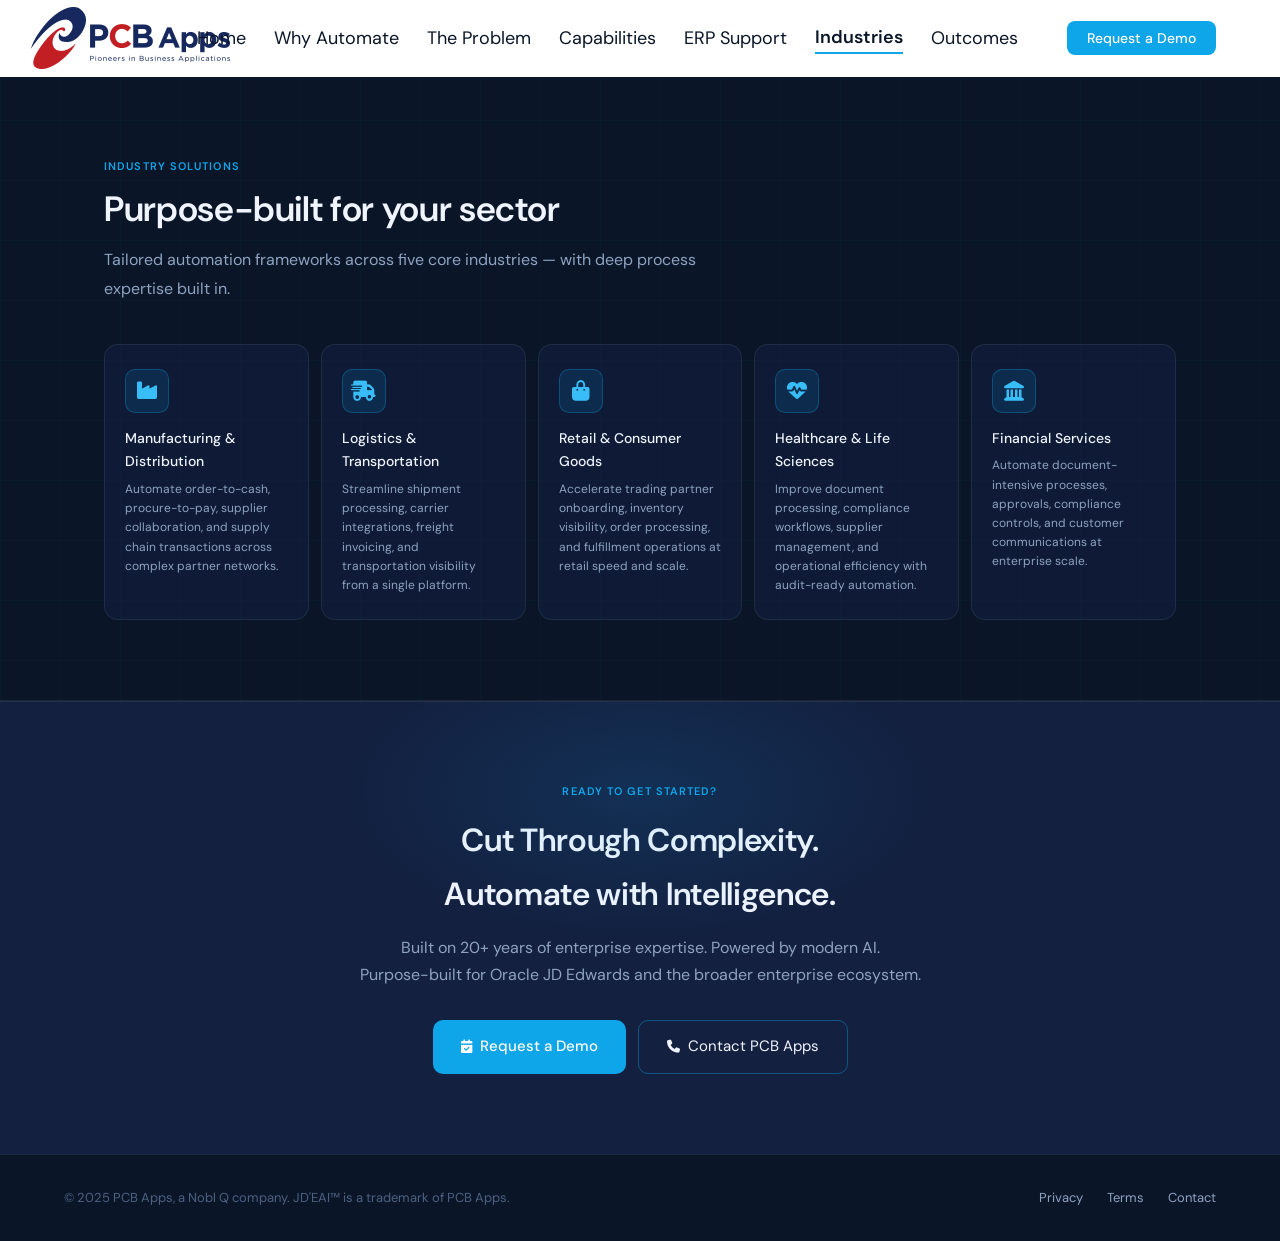
<file: Industries.html>
<!DOCTYPE html>
<html lang="en">
<head>
<meta charset="UTF-8">
<meta name="viewport" content="width=device-width, initial-scale=1.0">
<title>JD'EAI™ — Enterprise Automation Meets Trusted Intelligence | PCB Apps</title>
<link rel="preconnect" href="https://fonts.googleapis.com">
<link rel="preconnect" href="https://fonts.gstatic.com" crossorigin>
<link href="https://fonts.googleapis.com/css2?family=DM+Sans:ital,opsz,wght@0,9..40,300;0,9..40,400;0,9..40,500;0,9..40,600;1,9..40,400&family=DM+Mono:wght@400;500&display=swap" rel="stylesheet">
<link rel="stylesheet" href="https://cdnjs.cloudflare.com/ajax/libs/font-awesome/6.5.0/css/all.min.css">
<link rel="stylesheet" href="style.css">
</head>
<body>
<div class="page-wrap">

<!-- ══ NAV ══ -->
<nav>
  <a href="https://pcbapps.com" class="nav-logo">
   <div class="nav-logo-mark">
   <img src="PCB-Apps-logo.png" alt="PCB Apps — Pioneers in Business Applications" />
  </a>
  </div>
  <div class="nav-links">
  <a href="index.html">Home</a>
    <a href="WhyAutomate.html">Why Automate</a>
    <a href="TheProblem.html">The Problem</a>
    <a href="Capabilities.html">Capabilities</a>
    <a href="ERPSupport.html">ERP Support</a>
    <a href="Industries.html" class="active">Industries</a>
    <a href="Outcomes.html">Outcomes</a>
  </div>
  <button class="nav-cta">Request a Demo</button>
</nav>


<!-- ══ INDUSTRIES ══ -->
<div style="border-bottom:1px solid var(--border);" id="industries">
<section class="reveal">
  <div class="section-eyebrow">Industry solutions</div>
  <h2 class="section-title">Purpose-built for your sector</h2>
  <p class="section-desc">Tailored automation frameworks across five core industries — with deep process expertise built in.</p>
  <div class="ind-grid">
    <div class="ind-card"><div class="ind-icon"><i class="fa-solid fa-industry"></i></div><div class="ind-name">Manufacturing &amp; Distribution</div><div class="ind-desc">Automate order-to-cash, procure-to-pay, supplier collaboration, and supply chain transactions across complex partner networks.</div></div>
    <div class="ind-card"><div class="ind-icon"><i class="fa-solid fa-truck-fast"></i></div><div class="ind-name">Logistics &amp; Transportation</div><div class="ind-desc">Streamline shipment processing, carrier integrations, freight invoicing, and transportation visibility from a single platform.</div></div>
    <div class="ind-card"><div class="ind-icon"><i class="fa-solid fa-bag-shopping"></i></div><div class="ind-name">Retail &amp; Consumer Goods</div><div class="ind-desc">Accelerate trading partner onboarding, inventory visibility, order processing, and fulfillment operations at retail speed and scale.</div></div>
    <div class="ind-card"><div class="ind-icon"><i class="fa-solid fa-heart-pulse"></i></div><div class="ind-name">Healthcare &amp; Life Sciences</div><div class="ind-desc">Improve document processing, compliance workflows, supplier management, and operational efficiency with audit-ready automation.</div></div>
    <div class="ind-card"><div class="ind-icon"><i class="fa-solid fa-landmark"></i></div><div class="ind-name">Financial Services</div><div class="ind-desc">Automate document-intensive processes, approvals, compliance controls, and customer communications at enterprise scale.</div></div>
  </div>
</section>
</div>


<!-- ══ FOOTER CTA ══ -->
<div class="footer-cta-wrap">
  <p class="section-eyebrow" style="display:block;text-align:center;margin-bottom:.75rem;">Ready to get started?</p>
  <h2 class="footer-cta-title">Cut Through Complexity.<br>Automate with Intelligence.</h2>
  <p class="footer-cta-sub">Built on 20+ years of enterprise expertise. Powered by modern AI.<br>Purpose-built for Oracle JD Edwards and the broader enterprise ecosystem.</p>
  <div class="footer-cta-btns">
    <a href="#" class="btn-primary"><i class="fa-solid fa-calendar-check" style="font-size:13px;"></i> Request a Demo</a>
    <a href="#" class="btn-secondary"><i class="fa-solid fa-phone" style="font-size:13px;"></i> Contact PCB Apps</a>
  </div>
</div>

<!-- ══ FOOTER ══ -->
<footer>
  <div>© 2025 PCB Apps, a Nobl Q company. JD'EAI™ is a trademark of PCB Apps.</div>
  <div style="display:flex;gap:1.5rem;">
    <a href="#">Privacy</a>
    <a href="#">Terms</a>
    <a href="#">Contact</a>
  </div>
</footer>

</div><!-- /page-wrap -->

<script>
const caps=['intake','edi','idp','ap','ar','po','workflow'];
function showDetail(id,el){
  caps.forEach(c=>{document.getElementById('detail-'+c).classList.remove('visible');});
  document.querySelectorAll('.cap-card').forEach(c=>c.classList.remove('active'));
  document.getElementById('detail-'+id).classList.add('visible');
  el.classList.add('active');
}
const observer=new IntersectionObserver((entries)=>{
  entries.forEach(e=>{if(e.isIntersecting)e.target.classList.add('visible');});
},{threshold:0.08});
document.querySelectorAll('.reveal').forEach(el=>observer.observe(el));
</script>
</body>
</html>
</file>
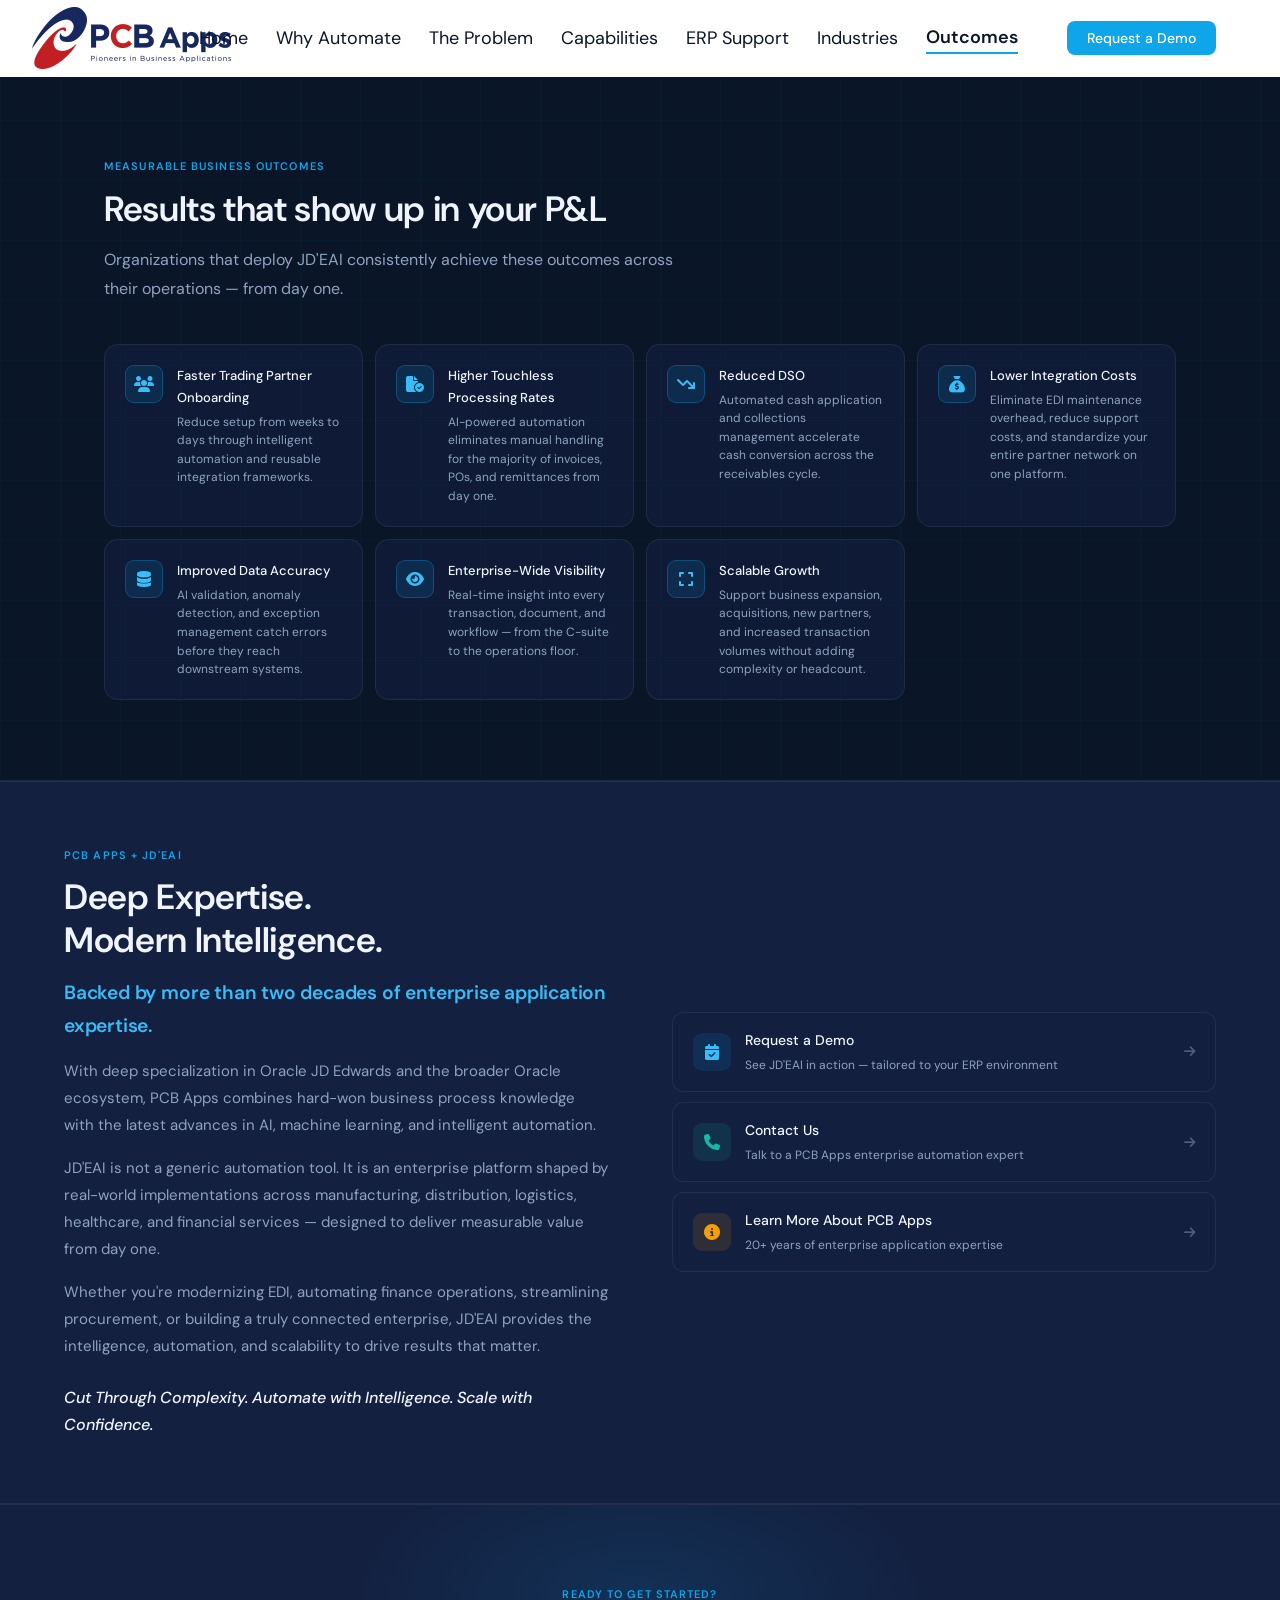
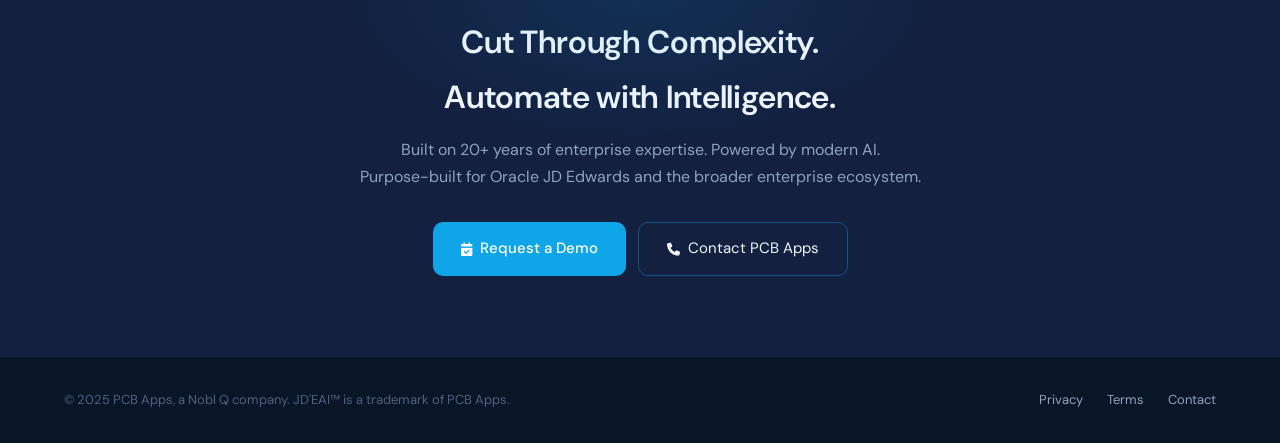
<file: Outcomes.html>
<!DOCTYPE html>
<html lang="en">
<head>
<meta charset="UTF-8">
<meta name="viewport" content="width=device-width, initial-scale=1.0">
<title>JD'EAI™ — Enterprise Automation Meets Trusted Intelligence | PCB Apps</title>
<link rel="preconnect" href="https://fonts.googleapis.com">
<link rel="preconnect" href="https://fonts.gstatic.com" crossorigin>
<link href="https://fonts.googleapis.com/css2?family=DM+Sans:ital,opsz,wght@0,9..40,300;0,9..40,400;0,9..40,500;0,9..40,600;1,9..40,400&family=DM+Mono:wght@400;500&display=swap" rel="stylesheet">
<link rel="stylesheet" href="https://cdnjs.cloudflare.com/ajax/libs/font-awesome/6.5.0/css/all.min.css">
 <link rel="stylesheet" href="style.css">
<style>

</style>
</head>
<body>
<div class="page-wrap">

<!-- ══ NAV ══ -->
<nav>
   <a href="https://pcbapps.com" class="nav-logo">
   <div class="nav-logo-mark">
   <img src="PCB-Apps-logo.png" alt="PCB Apps — Pioneers in Business Applications" />
  </a>
  </div>
  <div class="nav-links">
  <a href="index.html">Home</a>
    <a href="WhyAutomate.html">Why Automate</a>
    <a href="TheProblem.html">The Problem</a>
    <a href="Capabilities.html">Capabilities</a>
    <a href="ERPSupport.html">ERP Support</a>
    <a href="Industries.html">Industries</a>
    <a href="Outcomes.html" class="active">Outcomes</a>
  </div>
  <button class="nav-cta">Request a Demo</button>
</nav>


<!-- ══ OUTCOMES ══ -->
<div style="border-bottom:1px solid var(--border);" id="outcomes">
<section class="reveal">
  <div class="section-eyebrow">Measurable business outcomes</div>
  <h2 class="section-title">Results that show up in your P&amp;L</h2>
  <p class="section-desc">Organizations that deploy JD'EAI consistently achieve these outcomes across their operations — from day one.</p>
  <div class="outcomes-grid">
    <div class="outcome-card"><div class="outcome-icon"><i class="fa-solid fa-users"></i></div><div><div class="outcome-title">Faster Trading Partner Onboarding</div><div class="outcome-desc">Reduce setup from weeks to days through intelligent automation and reusable integration frameworks.</div></div></div>
    <div class="outcome-card"><div class="outcome-icon"><i class="fa-solid fa-file-circle-check"></i></div><div><div class="outcome-title">Higher Touchless Processing Rates</div><div class="outcome-desc">AI-powered automation eliminates manual handling for the majority of invoices, POs, and remittances from day one.</div></div></div>
    <div class="outcome-card"><div class="outcome-icon"><i class="fa-solid fa-arrow-trend-down"></i></div><div><div class="outcome-title">Reduced DSO</div><div class="outcome-desc">Automated cash application and collections management accelerate cash conversion across the receivables cycle.</div></div></div>
    <div class="outcome-card"><div class="outcome-icon"><i class="fa-solid fa-sack-dollar"></i></div><div><div class="outcome-title">Lower Integration Costs</div><div class="outcome-desc">Eliminate EDI maintenance overhead, reduce support costs, and standardize your entire partner network on one platform.</div></div></div>
    <div class="outcome-card"><div class="outcome-icon"><i class="fa-solid fa-database"></i></div><div><div class="outcome-title">Improved Data Accuracy</div><div class="outcome-desc">AI validation, anomaly detection, and exception management catch errors before they reach downstream systems.</div></div></div>
    <div class="outcome-card"><div class="outcome-icon"><i class="fa-solid fa-eye"></i></div><div><div class="outcome-title">Enterprise-Wide Visibility</div><div class="outcome-desc">Real-time insight into every transaction, document, and workflow — from the C-suite to the operations floor.</div></div></div>
    <div class="outcome-card"><div class="outcome-icon"><i class="fa-solid fa-expand"></i></div><div><div class="outcome-title">Scalable Growth</div><div class="outcome-desc">Support business expansion, acquisitions, new partners, and increased transaction volumes without adding complexity or headcount.</div></div></div>
  </div>
</section>
</div>

<!-- ══ PCB APPS CLOSING ══ -->
<div class="pcb-band">
  <div class="pcb-inner reveal">
    <div>
      <div class="section-eyebrow">PCB Apps + JD'EAI</div>
      <h2 class="section-title">Deep Expertise.<br>Modern Intelligence.</h2>
      <p class="pcb-tagline">Backed by more than two decades of enterprise application expertise.</p>
      <p class="pcb-text">With deep specialization in Oracle JD Edwards and the broader Oracle ecosystem, PCB Apps combines hard-won business process knowledge with the latest advances in AI, machine learning, and intelligent automation.</p>
      <p class="pcb-text">JD'EAI is not a generic automation tool. It is an enterprise platform shaped by real-world implementations across manufacturing, distribution, logistics, healthcare, and financial services — designed to deliver measurable value from day one.</p>
      <p class="pcb-text">Whether you're modernizing EDI, automating finance operations, streamlining procurement, or building a truly connected enterprise, JD'EAI provides the intelligence, automation, and scalability to drive results that matter.</p>
      <p class="pcb-closer">Cut Through Complexity. Automate with Intelligence. Scale with Confidence.</p>
    </div>
    <div class="pcb-ctas">
      <a href="#" class="pcb-cta-card">
        <div class="pcb-cta-icon" style="background:var(--accent-dim);color:var(--accent-light);"><i class="fa-solid fa-calendar-check"></i></div>
        <div><div class="pcb-cta-title">Request a Demo</div><div class="pcb-cta-sub">See JD'EAI in action — tailored to your ERP environment</div></div>
        <i class="fa-solid fa-arrow-right" style="margin-left:auto;color:var(--text-muted);font-size:13px;"></i>
      </a>
      <a href="#" class="pcb-cta-card">
        <div class="pcb-cta-icon" style="background:var(--teal-dim);color:var(--teal);"><i class="fa-solid fa-phone"></i></div>
        <div><div class="pcb-cta-title">Contact Us</div><div class="pcb-cta-sub">Talk to a PCB Apps enterprise automation expert</div></div>
        <i class="fa-solid fa-arrow-right" style="margin-left:auto;color:var(--text-muted);font-size:13px;"></i>
      </a>
      <a href="#" class="pcb-cta-card">
        <div class="pcb-cta-icon" style="background:var(--amber-dim);color:var(--amber);"><i class="fa-solid fa-circle-info"></i></div>
        <div><div class="pcb-cta-title">Learn More About PCB Apps</div><div class="pcb-cta-sub">20+ years of enterprise application expertise</div></div>
        <i class="fa-solid fa-arrow-right" style="margin-left:auto;color:var(--text-muted);font-size:13px;"></i>
      </a>
    </div>
  </div>
</div>

<!-- ══ FOOTER CTA ══ -->
<div class="footer-cta-wrap">
  <p class="section-eyebrow" style="display:block;text-align:center;margin-bottom:.75rem;">Ready to get started?</p>
  <h2 class="footer-cta-title">Cut Through Complexity.<br>Automate with Intelligence.</h2>
  <p class="footer-cta-sub">Built on 20+ years of enterprise expertise. Powered by modern AI.<br>Purpose-built for Oracle JD Edwards and the broader enterprise ecosystem.</p>
  <div class="footer-cta-btns">
    <a href="#" class="btn-primary"><i class="fa-solid fa-calendar-check" style="font-size:13px;"></i> Request a Demo</a>
    <a href="#" class="btn-secondary"><i class="fa-solid fa-phone" style="font-size:13px;"></i> Contact PCB Apps</a>
  </div>
</div>

<!-- ══ FOOTER ══ -->
<footer>
  <div>© 2025 PCB Apps, a Nobl Q company. JD'EAI™ is a trademark of PCB Apps.</div>
  <div style="display:flex;gap:1.5rem;">
    <a href="#">Privacy</a>
    <a href="#">Terms</a>
    <a href="#">Contact</a>
  </div>
</footer>

</div><!-- /page-wrap -->

<script>
const caps=['intake','edi','idp','ap','ar','po','workflow'];
function showDetail(id,el){
  caps.forEach(c=>{document.getElementById('detail-'+c).classList.remove('visible');});
  document.querySelectorAll('.cap-card').forEach(c=>c.classList.remove('active'));
  document.getElementById('detail-'+id).classList.add('visible');
  el.classList.add('active');
}
const observer=new IntersectionObserver((entries)=>{
  entries.forEach(e=>{if(e.isIntersecting)e.target.classList.add('visible');});
},{threshold:0.08});
document.querySelectorAll('.reveal').forEach(el=>observer.observe(el));
</script>
</body>
</html>
</file>
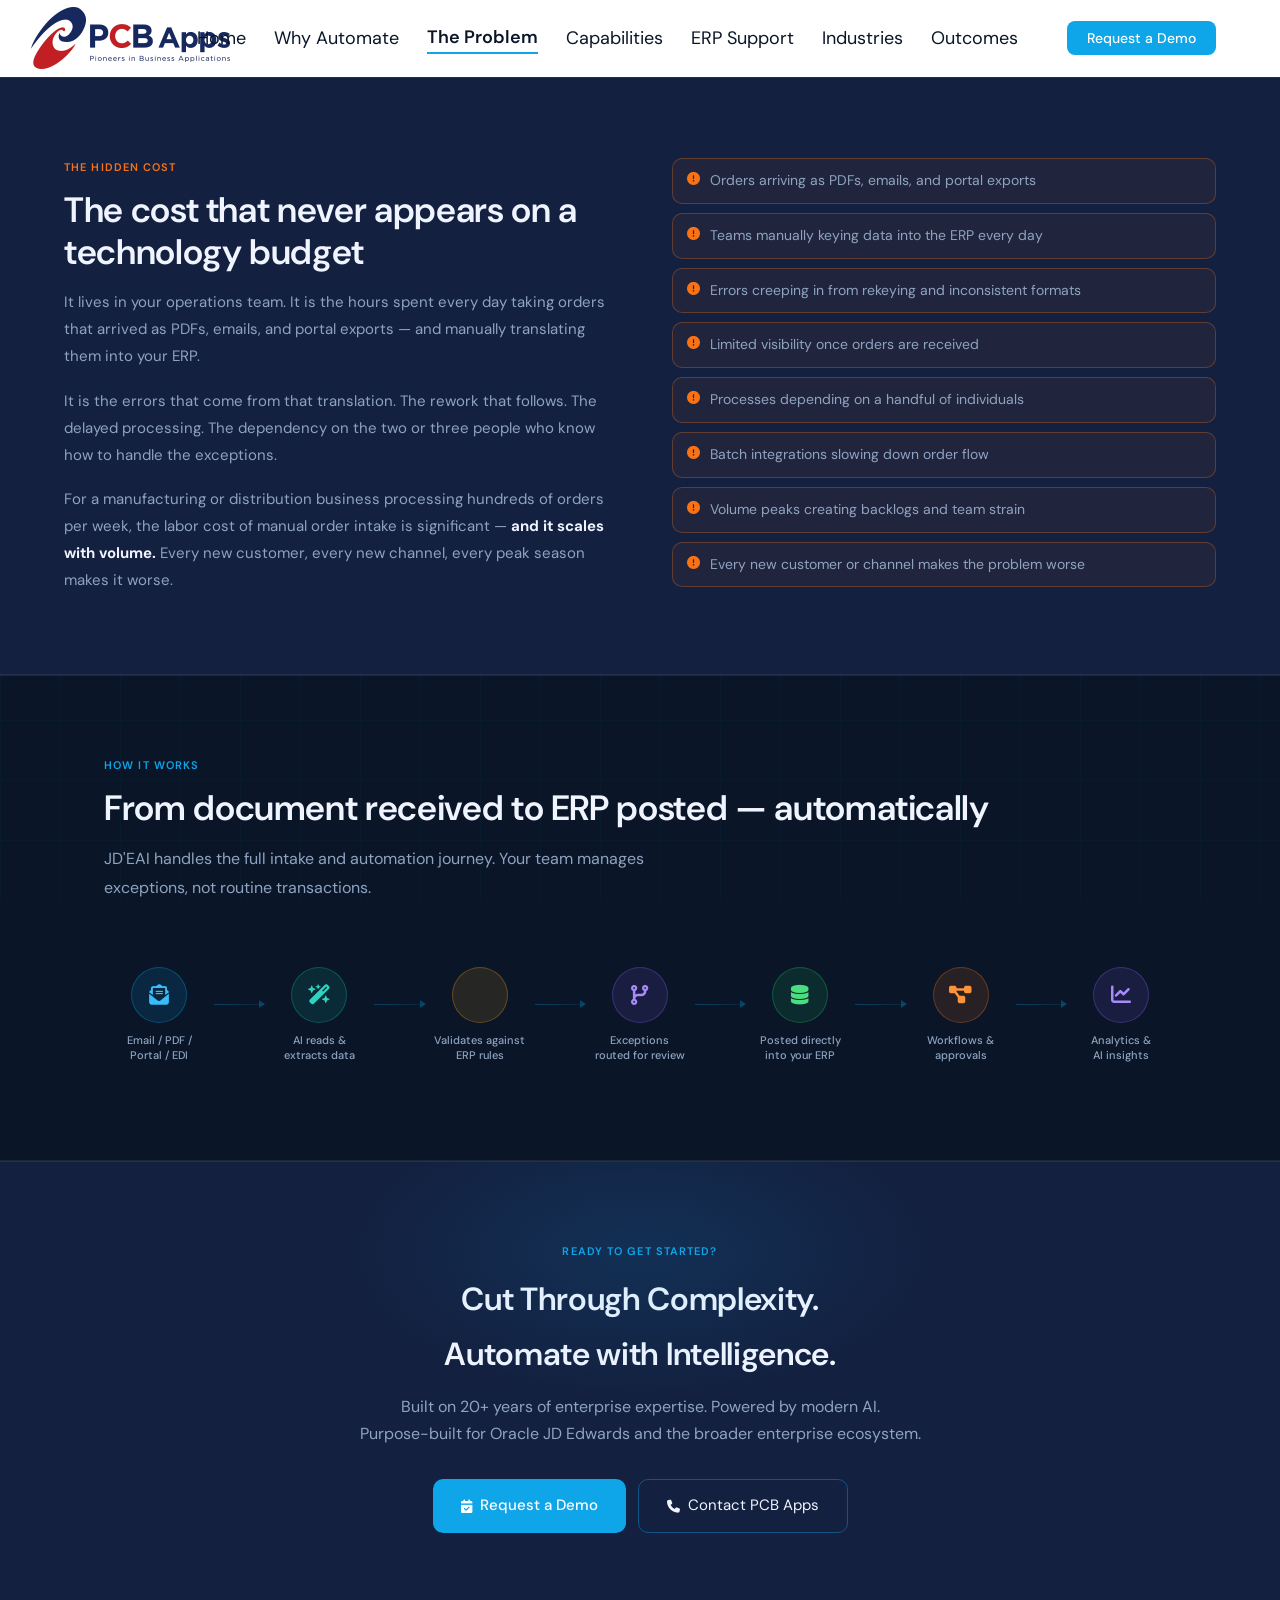
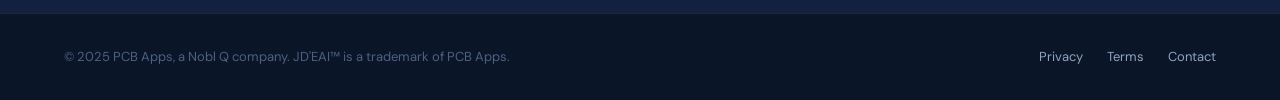
<file: TheProblem.html>
<!DOCTYPE html>
<html lang="en">
<head>
<meta charset="UTF-8">
<meta name="viewport" content="width=device-width, initial-scale=1.0">
<title>JD'EAI™ — Enterprise Automation Meets Trusted Intelligence | PCB Apps</title>
<link rel="preconnect" href="https://fonts.googleapis.com">
<link rel="preconnect" href="https://fonts.gstatic.com" crossorigin>
<link href="https://fonts.googleapis.com/css2?family=DM+Sans:ital,opsz,wght@0,9..40,300;0,9..40,400;0,9..40,500;0,9..40,600;1,9..40,400&family=DM+Mono:wght@400;500&display=swap" rel="stylesheet">
<link rel="stylesheet" href="https://cdnjs.cloudflare.com/ajax/libs/font-awesome/6.5.0/css/all.min.css">
 <link rel="stylesheet" href="style.css">
</head>
<body>
<div class="page-wrap">

<!-- ══ NAV ══ -->
<nav>

   <a href="https://pcbapps.com" class="nav-logo">
   <div class="nav-logo-mark">
   <img src="PCB-Apps-logo.png" alt="PCB Apps — Pioneers in Business Applications" />
  </a>
  </div>
  
  <div class="nav-links">
   <a href="index.html">Home</a>
    <a href="WhyAutomate.html">Why Automate</a>
    <a href="TheProblem.html" class="active">The Problem</a>
    <a href="Capabilities.html">Capabilities</a>
    <a href="ERPSupport.html">ERP Support</a>
    <a href="Industries.html">Industries</a>
    <a href="Outcomes.html">Outcomes</a>
  </div>
  <button class="nav-cta">Request a Demo</button>
</nav>

 
 

<!-- ══ PROBLEM ══ -->
<div style="border-bottom:1px solid var(--border);" id="problem">
<div class="problem-band">
  <div class="problem-inner">
    <div class="reveal">
      <div class="section-eyebrow coral">The hidden cost</div>
      <h2 class="section-title">The cost that never appears on a technology budget</h2>
      <p style="font-size:15px;color:var(--text-secondary);line-height:1.8;margin-bottom:1.1rem;">It lives in your operations team. It is the hours spent every day taking orders that arrived as PDFs, emails, and portal exports — and manually translating them into your ERP.</p>
      <p style="font-size:15px;color:var(--text-secondary);line-height:1.8;margin-bottom:1.1rem;">It is the errors that come from that translation. The rework that follows. The delayed processing. The dependency on the two or three people who know how to handle the exceptions.</p>
      <p style="font-size:15px;color:var(--text-secondary);line-height:1.8;">For a manufacturing or distribution business processing hundreds of orders per week, the labor cost of manual order intake is significant — <strong style="color:var(--text-primary);">and it scales with volume.</strong> Every new customer, every new channel, every peak season makes it worse.</p>
    </div>
    <div class="reveal d1">
      <ul class="problem-list">
        <li><i class="fa-solid fa-circle-exclamation"></i>Orders arriving as PDFs, emails, and portal exports</li>
        <li><i class="fa-solid fa-circle-exclamation"></i>Teams manually keying data into the ERP every day</li>
        <li><i class="fa-solid fa-circle-exclamation"></i>Errors creeping in from rekeying and inconsistent formats</li>
        <li><i class="fa-solid fa-circle-exclamation"></i>Limited visibility once orders are received</li>
        <li><i class="fa-solid fa-circle-exclamation"></i>Processes depending on a handful of individuals</li>
        <li><i class="fa-solid fa-circle-exclamation"></i>Batch integrations slowing down order flow</li>
        <li><i class="fa-solid fa-circle-exclamation"></i>Volume peaks creating backlogs and team strain</li>
        <li><i class="fa-solid fa-circle-exclamation"></i>Every new customer or channel makes the problem worse</li>
      </ul>
    </div>
  </div>
</div>
</div>

<!-- ══ HOW IT WORKS ══ -->
<div style="border-bottom:1px solid var(--border);">
<section class="reveal">
  <div class="section-eyebrow">How it works</div>
  <h2 class="section-title">From document received to ERP posted — automatically</h2>
  <p class="section-desc">JD'EAI handles the full intake and automation journey. Your team manages exceptions, not routine transactions.</p>
  <div class="flow-wrap">
    <div class="flow-step">
      <div class="flow-dot" style="background:rgba(14,165,233,0.12);border-color:rgba(14,165,233,0.3);color:#38BDF8;"><i class="fa-solid fa-envelope-open-text"></i></div>
      <div class="flow-label">Email / PDF /<br>Portal / EDI</div>
    </div>
    <div class="flow-connector"></div>
    <div class="flow-step">
      <div class="flow-dot" style="background:rgba(20,184,166,0.12);border-color:rgba(20,184,166,0.3);color:#2DD4BF;"><i class="fa-solid fa-wand-magic-sparkles"></i></div>
      <div class="flow-label">AI reads &amp;<br>extracts data</div>
    </div>
    <div class="flow-connector"></div>
    <div class="flow-step">
      <div class="flow-dot" style="background:rgba(245,158,11,0.12);border-color:rgba(245,158,11,0.3);color:#FCD34D;"><i class="fa-solid fa-shield-check"></i></div>
      <div class="flow-label">Validates against<br>ERP rules</div>
    </div>
    <div class="flow-connector"></div>
    <div class="flow-step">
      <div class="flow-dot" style="background:rgba(139,92,246,0.12);border-color:rgba(139,92,246,0.3);color:#A78BFA;"><i class="fa-solid fa-code-branch"></i></div>
      <div class="flow-label">Exceptions<br>routed for review</div>
    </div>
    <div class="flow-connector"></div>
    <div class="flow-step">
      <div class="flow-dot" style="background:rgba(34,197,94,0.12);border-color:rgba(34,197,94,0.3);color:#4ADE80;"><i class="fa-solid fa-database"></i></div>
      <div class="flow-label">Posted directly<br>into your ERP</div>
    </div>
    <div class="flow-connector"></div>
    <div class="flow-step">
      <div class="flow-dot" style="background:rgba(249,115,22,0.12);border-color:rgba(249,115,22,0.3);color:#FB923C;"><i class="fa-solid fa-diagram-project"></i></div>
      <div class="flow-label">Workflows &amp;<br>approvals</div>
    </div>
    <div class="flow-connector"></div>
    <div class="flow-step">
      <div class="flow-dot" style="background:rgba(139,92,246,0.12);border-color:rgba(139,92,246,0.3);color:#A78BFA;"><i class="fa-solid fa-chart-line"></i></div>
      <div class="flow-label">Analytics &amp;<br>AI insights</div>
    </div>
  </div>
</section>
</div>

 
 

<!-- ══ FOOTER CTA ══ -->
<div class="footer-cta-wrap">
  <p class="section-eyebrow" style="display:block;text-align:center;margin-bottom:.75rem;">Ready to get started?</p>
  <h2 class="footer-cta-title">Cut Through Complexity.<br>Automate with Intelligence.</h2>
  <p class="footer-cta-sub">Built on 20+ years of enterprise expertise. Powered by modern AI.<br>Purpose-built for Oracle JD Edwards and the broader enterprise ecosystem.</p>
  <div class="footer-cta-btns">
    <a href="#" class="btn-primary"><i class="fa-solid fa-calendar-check" style="font-size:13px;"></i> Request a Demo</a>
    <a href="#" class="btn-secondary"><i class="fa-solid fa-phone" style="font-size:13px;"></i> Contact PCB Apps</a>
  </div>
</div>

<!-- ══ FOOTER ══ -->
<footer>
  <div>© 2025 PCB Apps, a Nobl Q company. JD'EAI™ is a trademark of PCB Apps.</div>
  <div style="display:flex;gap:1.5rem;">
    <a href="#">Privacy</a>
    <a href="#">Terms</a>
    <a href="#">Contact</a>
  </div>
</footer>

</div><!-- /page-wrap -->

<script>
const caps=['intake','edi','idp','ap','ar','po','workflow'];
function showDetail(id,el){
  caps.forEach(c=>{document.getElementById('detail-'+c).classList.remove('visible');});
  document.querySelectorAll('.cap-card').forEach(c=>c.classList.remove('active'));
  document.getElementById('detail-'+id).classList.add('visible');
  el.classList.add('active');
}
const observer=new IntersectionObserver((entries)=>{
  entries.forEach(e=>{if(e.isIntersecting)e.target.classList.add('visible');});
},{threshold:0.08});
document.querySelectorAll('.reveal').forEach(el=>observer.observe(el));
</script>
</body>
</html>
</file>
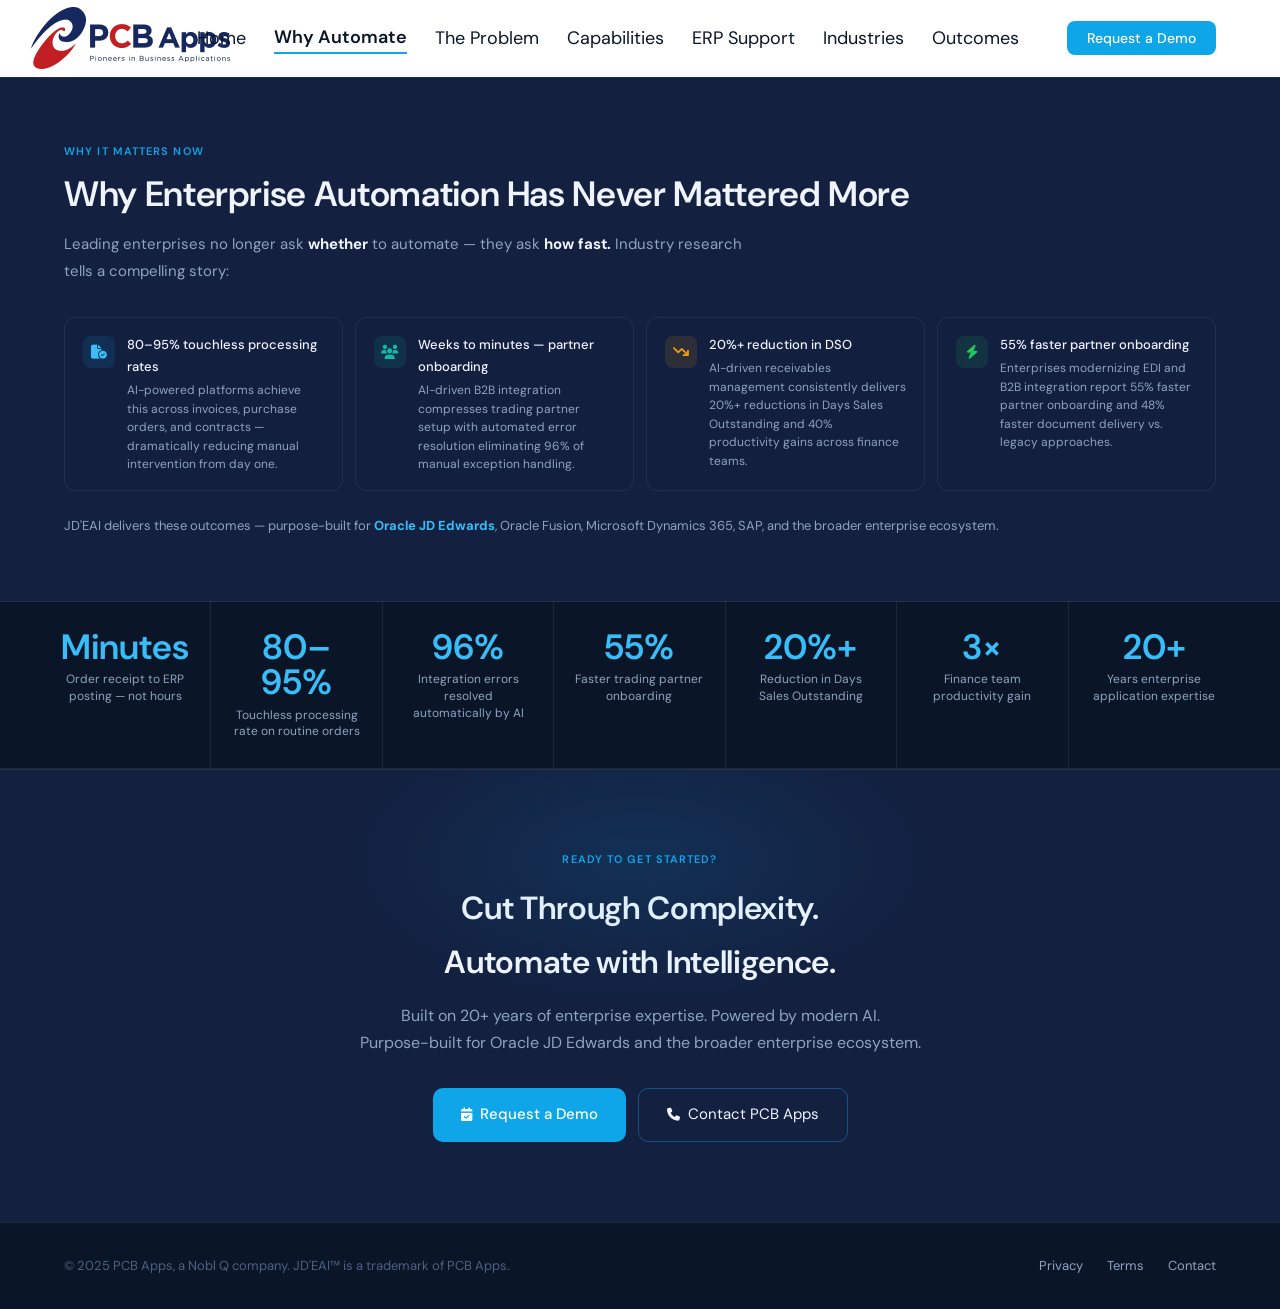
<file: WhyAutomate.html>
<!DOCTYPE html>
<html lang="en">
<head>
<meta charset="UTF-8">
<meta name="viewport" content="width=device-width, initial-scale=1.0">
<title>JD'EAI™ — Enterprise Automation Meets Trusted Intelligence | PCB Apps</title>
<link rel="preconnect" href="https://fonts.googleapis.com">
<link rel="preconnect" href="https://fonts.gstatic.com" crossorigin>
<link href="https://fonts.googleapis.com/css2?family=DM+Sans:ital,opsz,wght@0,9..40,300;0,9..40,400;0,9..40,500;0,9..40,600;1,9..40,400&family=DM+Mono:wght@400;500&display=swap" rel="stylesheet">
<link rel="stylesheet" href="https://cdnjs.cloudflare.com/ajax/libs/font-awesome/6.5.0/css/all.min.css">
 <link rel="stylesheet" href="style.css">
</head>
<body>
<div class="page-wrap">

<!-- ══ NAV ══ -->
<nav>

   <a href="https://pcbapps.com" class="nav-logo">
   <div class="nav-logo-mark">
   <img src="PCB-Apps-logo.png" alt="PCB Apps — Pioneers in Business Applications" />
  </a>
  </div>
  
  <div class="nav-links">
  <a href="index.html">Home</a>
    <a href="WhyAutomate.html" class="active">Why Automate</a>
    <a href="TheProblem.html">The Problem</a>
    <a href="Capabilities.html">Capabilities</a>
    <a href="ERPSupport.html">ERP Support</a>
    <a href="Industries.html">Industries</a>
    <a href="Outcomes.html">Outcomes</a>
  </div>
  <button class="nav-cta">Request a Demo</button>
</nav>

 

<!-- ══ WHY AUTOMATE ══ -->
<div id="why">
<div class="why-band">
  <div class="why-inner reveal">
    <div class="section-eyebrow">Why it matters now</div>
    <h2 class="section-title" style="margin-bottom:1rem;">Why Enterprise Automation Has Never Mattered More</h2>
    <p class="why-intro">Leading enterprises no longer ask <strong>whether</strong> to automate — they ask <strong>how fast.</strong> Industry research tells a compelling story:</p>
    <div class="why-grid">
      <div class="why-card">
        <div class="why-icon" style="background:var(--accent-dim);color:var(--accent-light);"><i class="fa-solid fa-file-circle-check"></i></div>
        <div>
          <div class="why-stat">80–95% touchless processing rates</div>
          <div class="why-desc">AI-powered platforms achieve this across invoices, purchase orders, and contracts — dramatically reducing manual intervention from day one.</div>
        </div>
      </div>
      <div class="why-card">
        <div class="why-icon" style="background:var(--teal-dim);color:var(--teal);"><i class="fa-solid fa-users"></i></div>
        <div>
          <div class="why-stat">Weeks to minutes — partner onboarding</div>
          <div class="why-desc">AI-driven B2B integration compresses trading partner setup with automated error resolution eliminating 96% of manual exception handling.</div>
        </div>
      </div>
      <div class="why-card">
        <div class="why-icon" style="background:var(--amber-dim);color:var(--amber);"><i class="fa-solid fa-arrow-trend-down"></i></div>
        <div>
          <div class="why-stat">20%+ reduction in DSO</div>
          <div class="why-desc">AI-driven receivables management consistently delivers 20%+ reductions in Days Sales Outstanding and 40% productivity gains across finance teams.</div>
        </div>
      </div>
      <div class="why-card">
        <div class="why-icon" style="background:var(--green-dim);color:var(--green);"><i class="fa-solid fa-bolt"></i></div>
        <div>
          <div class="why-stat">55% faster partner onboarding</div>
          <div class="why-desc">Enterprises modernizing EDI and B2B integration report 55% faster partner onboarding and 48% faster document delivery vs. legacy approaches.</div>
        </div>
      </div>
    </div>
    <p class="why-erp">JD'EAI delivers these outcomes — purpose-built for <strong>Oracle JD Edwards</strong>, Oracle Fusion, Microsoft Dynamics 365, SAP, and the broader enterprise ecosystem.</p>
  </div>
</div>
</div>

<!-- ══ STATS ══ -->
<div class="stats-band">
  <div class="stats-inner">
    <div class="stat-item"><div class="stat-num">Minutes</div><div class="stat-label">Order receipt to ERP<br>posting — not hours</div></div>
    <div class="stat-item"><div class="stat-num">80–95%</div><div class="stat-label">Touchless processing<br>rate on routine orders</div></div>
    <div class="stat-item"><div class="stat-num">96%</div><div class="stat-label">Integration errors resolved<br>automatically by AI</div></div>
    <div class="stat-item"><div class="stat-num">55%</div><div class="stat-label">Faster trading partner<br>onboarding</div></div>
    <div class="stat-item"><div class="stat-num">20%+</div><div class="stat-label">Reduction in Days<br>Sales Outstanding</div></div>
    <div class="stat-item"><div class="stat-num">3×</div><div class="stat-label">Finance team<br>productivity gain</div></div>
    <div class="stat-item"><div class="stat-num">20+</div><div class="stat-label">Years enterprise<br>application expertise</div></div>
  </div>
</div>

 

<!-- ══ FOOTER CTA ══ -->
<div class="footer-cta-wrap">
  <p class="section-eyebrow" style="display:block;text-align:center;margin-bottom:.75rem;">Ready to get started?</p>
  <h2 class="footer-cta-title">Cut Through Complexity.<br>Automate with Intelligence.</h2>
  <p class="footer-cta-sub">Built on 20+ years of enterprise expertise. Powered by modern AI.<br>Purpose-built for Oracle JD Edwards and the broader enterprise ecosystem.</p>
  <div class="footer-cta-btns">
    <a href="#" class="btn-primary"><i class="fa-solid fa-calendar-check" style="font-size:13px;"></i> Request a Demo</a>
    <a href="#" class="btn-secondary"><i class="fa-solid fa-phone" style="font-size:13px;"></i> Contact PCB Apps</a>
  </div>
</div>

<!-- ══ FOOTER ══ -->
<footer>
  <div>© 2025 PCB Apps, a Nobl Q company. JD'EAI™ is a trademark of PCB Apps.</div>
  <div style="display:flex;gap:1.5rem;">
    <a href="#">Privacy</a>
    <a href="#">Terms</a>
    <a href="#">Contact</a>
  </div>
</footer>

</div><!-- /page-wrap -->

<script>
const caps=['intake','edi','idp','ap','ar','po','workflow'];
function showDetail(id,el){
  caps.forEach(c=>{document.getElementById('detail-'+c).classList.remove('visible');});
  document.querySelectorAll('.cap-card').forEach(c=>c.classList.remove('active'));
  document.getElementById('detail-'+id).classList.add('visible');
  el.classList.add('active');
}
const observer=new IntersectionObserver((entries)=>{
  entries.forEach(e=>{if(e.isIntersecting)e.target.classList.add('visible');});
},{threshold:0.08});
document.querySelectorAll('.reveal').forEach(el=>observer.observe(el));
</script>
</body>
</html>
</file>
<file: style.css>
:root {
	 
    --navy:#0A1628; --navy-mid:#132040; --navy-light:#1E3058;
    --accent:#0EA5E9; --accent-light:#38BDF8;
    --accent-dim:rgba(14,165,233,0.12); --accent-border:rgba(14,165,233,0.3);
    --teal:#14B8A6; --teal-dim:rgba(20,184,166,0.12); --teal-border:rgba(20,184,166,0.3);
    --amber:#F59E0B; --amber-dim:rgba(245,158,11,0.12); --amber-border:rgba(245,158,11,0.3);
    --purple:#8B5CF6; --purple-dim:rgba(139,92,246,0.12); --purple-border:rgba(139,92,246,0.3);
    --coral:#F97316; --coral-dim:rgba(249,115,22,0.12); --coral-border:rgba(249,115,22,0.3);
    --green:#22C55E; --green-dim:rgba(34,197,94,0.12); --green-border:rgba(34,197,94,0.3);
    --text-primary:#F0F4FF; --text-secondary:#8FA3C0; --text-muted:#4D6080;
    --border:rgba(255,255,255,0.07); --border-hover:rgba(14,165,233,0.4);
    --surface:rgba(255,255,255,0.04); --surface-hover:rgba(255,255,255,0.07);
    --card-bg:rgba(19,32,64,0.6);
    --font:'DM Sans',sans-serif; --font-mono:'DM Mono',monospace;
  }
  *{box-sizing:border-box;margin:0;padding:0;}
  html{scroll-behavior:smooth;}
  body{font-family:var(--font);background:var(--navy);color:var(--text-primary);line-height:1.7;font-size:16px;overflow-x:hidden;}
  body::before{content:'';position:fixed;inset:0;background-image:linear-gradient(rgba(14,165,233,0.03) 1px,transparent 1px),linear-gradient(90deg,rgba(14,165,233,0.03) 1px,transparent 1px);background-size:60px 60px;pointer-events:none;z-index:0;}
  .page-wrap{position:relative;z-index:1;}

  /* NAV */
  nav{display:flex;align-items:center;justify-content:space-between;padding:1.25rem 4rem;border-bottom:1px solid var(--border);position:sticky;top:0;background:rgba(255, 255, 255, 1);backdrop-filter:blur(12px);z-index:100;}
  .nav-logo{display:flex;align-items:center;gap:10px;font-size:15px;font-weight:600;color:var(--text-primary);text-decoration:none;}
  .nav-logo-mark{width:36px;height:36px;border-radius:8px;display:flex;align-items:center;justify-content:center;font-size:14px;font-weight:700;color:blue;}
  .nav-sub{font-size:14px;color:var(--text-secondary);font-weight:400;}
  .nav-links{display:flex;align-items:center;gap:1.75rem;}
  .nav-links a{font-size:18px;color:var(--navy);text-decoration:none;transition:color .2s;}
  .nav-links a:hover{color:var(--text-muted);}
  .nav-cta{background:var(--accent);color:white;border:none;padding:8px 20px;border-radius:8px;font-size:14px;font-family:var(--font);font-weight:500;cursor:pointer;transition:background .2s,transform .15s;}
  .nav-cta:hover{background:var(--accent-light);transform:translateY(-1px);}
  .nav-links a.active {
  color: var(--navy);        /* Make text stand out */
  font-weight: 600;                  /* Slightly bolder */
  border-bottom: 2px solid var(--accent); /* Underline effect */
}

  /* HERO */
  .hero{padding:6rem 4rem 3rem;max-width:1200px;margin:0 auto;}
  .hero-badge{display:inline-flex;align-items:center;gap:8px;background:var(--accent-dim);border:1px solid var(--accent-border);color:var(--accent-light);font-size:12px;font-weight:500;letter-spacing:.06em;text-transform:uppercase;padding:5px 14px;border-radius:20px;margin-bottom:1.5rem;}
  .hero-eyeline{font-size:13px;color:var(--text-secondary);font-style:italic;margin-bottom:.75rem;}
  .hero-title{font-size:clamp(2.4rem,5vw,4rem);font-weight:600;line-height:1.1;margin-bottom:1.25rem;letter-spacing:-0.02em;}
  .hero-title .gradient{background:linear-gradient(135deg,var(--accent-light),var(--teal));-webkit-background-clip:text;-webkit-text-fill-color:transparent;background-clip:text;}
  .hero-tagline{font-size:1.15rem;font-weight:500;color:var(--accent-light);margin-bottom:1.25rem;letter-spacing:-.01em;}
  .hero-sub{font-size:17px;color:var(--text-secondary);max-width:660px;margin-bottom:2rem;line-height:1.8;}
  .hero-ctas{display:flex;gap:12px;flex-wrap:wrap;margin-bottom:3rem;}
  .btn-primary{background:var(--accent);color:white;border:none;padding:13px 28px;border-radius:10px;font-size:15px;font-family:var(--font);font-weight:500;cursor:pointer;transition:all .2s;text-decoration:none;display:inline-flex;align-items:center;gap:8px;}
  .btn-primary:hover{background:var(--accent-light);transform:translateY(-2px);box-shadow:0 8px 24px rgba(14,165,233,0.3);}
  .btn-secondary{background:transparent;color:var(--text-primary);border:1px solid var(--border-hover);padding:13px 28px;border-radius:10px;font-size:15px;font-family:var(--font);font-weight:400;cursor:pointer;transition:all .2s;text-decoration:none;display:inline-flex;align-items:center;gap:8px;}
  .btn-secondary:hover{background:var(--surface-hover);border-color:var(--accent);transform:translateY(-2px);}

  /* WHY AUTOMATE BAND */
  .why-band{background:var(--navy-mid);border-top:1px solid var(--border);border-bottom:1px solid var(--border);padding:4rem 4rem;}
  .why-inner{max-width:1200px;margin:0 auto;}
  .why-intro{font-size:15px;color:var(--text-secondary);line-height:1.8;margin-bottom:2rem;max-width:700px;}
  .why-intro strong{color:var(--text-primary);}
  .why-grid{display:grid;grid-template-columns:repeat(auto-fit,minmax(260px,1fr));gap:12px;}
  .why-card{display:flex;align-items:flex-start;gap:12px;background:var(--card-bg);border:1px solid var(--border);border-radius:12px;padding:1rem 1.1rem;}
  .why-icon{width:32px;height:32px;border-radius:8px;display:flex;align-items:center;justify-content:center;font-size:14px;flex-shrink:0;margin-top:2px;}
  .why-stat{font-size:13px;font-weight:500;color:var(--text-primary);margin-bottom:3px;}
  .why-desc{font-size:12px;color:var(--text-secondary);line-height:1.55;}
  .why-erp{margin-top:1.5rem;font-size:13px;color:var(--text-secondary);line-height:1.7;}
  .why-erp strong{color:var(--accent-light);}

  /* STATS BAND */
  .stats-band{background:var(--navy);border-bottom:1px solid var(--border);}
  .stats-inner{max-width:1200px;margin:0 auto;display:grid;grid-template-columns:repeat(auto-fit,minmax(145px,1fr));}
  .stat-item{text-align:center;padding:1.75rem 1rem;border-right:1px solid var(--border);}
  .stat-item:last-child{border-right:none;}
  .stat-num{font-size:2.2rem;font-weight:600;color:var(--accent-light);line-height:1;margin-bottom:6px;font-variant-numeric:tabular-nums;}
  .stat-label{font-size:12px;color:var(--text-secondary);line-height:1.4;}

  /* SECTIONS */
  section{padding:5rem 4rem;max-width:1200px;margin:0 auto;}
  .section-eyebrow{font-size:11px;font-weight:600;letter-spacing:.1em;text-transform:uppercase;color:var(--accent);margin-bottom:.75rem;}
  .section-eyebrow.coral{color:var(--coral);}
  .section-title{font-size:clamp(1.6rem,3vw,2.2rem);font-weight:600;line-height:1.2;margin-bottom:1rem;letter-spacing:-0.01em;}
  .section-desc{font-size:16px;color:var(--text-secondary);max-width:600px;margin-bottom:2.5rem;line-height:1.8;}
  .section-context{font-size:14px;color:var(--text-secondary);line-height:1.8;margin-bottom:2rem;max-width:680px;padding:1rem 1.25rem;background:rgba(255,255,255,0.03);border-left:3px solid var(--accent-border);border-radius:0 8px 8px 0;}

  /* PROBLEM */
  .problem-band{background:var(--navy-mid);border-top:1px solid var(--border);border-bottom:1px solid var(--border);padding:5rem 4rem;}
  .problem-inner{max-width:1200px;margin:0 auto;display:grid;grid-template-columns:1fr 1fr;gap:4rem;align-items:start;}
  .problem-list{list-style:none;display:flex;flex-direction:column;gap:9px;}
  .problem-list li{display:flex;align-items:flex-start;gap:10px;font-size:14px;color:var(--text-secondary);padding:10px 14px;background:rgba(249,115,22,0.06);border:1px solid var(--coral-border);border-radius:10px;}
  .problem-list li i{color:var(--coral);font-size:13px;margin-top:3px;flex-shrink:0;}

  /* FLOW */
  .flow-wrap{display:flex;align-items:center;gap:0;overflow-x:auto;padding:1.5rem 0 1rem;}
  .flow-step{display:flex;flex-direction:column;align-items:center;gap:10px;min-width:110px;text-align:center;}
  .flow-dot{width:56px;height:56px;border-radius:50%;display:flex;align-items:center;justify-content:center;font-size:20px;border:1px solid var(--border);transition:all .2s;}
  .flow-dot:hover{transform:scale(1.08);}
  .flow-label{font-size:11px;color:var(--text-secondary);font-weight:500;line-height:1.4;}
  .flow-connector{flex:1;height:1px;background:linear-gradient(90deg,var(--accent-border),rgba(14,165,233,0.1));margin-bottom:22px;min-width:20px;position:relative;}
  .flow-connector::after{content:'';position:absolute;right:-1px;top:-4px;width:0;height:0;border-top:4px solid transparent;border-bottom:4px solid transparent;border-left:6px solid var(--accent-border);}

  /* CAPABILITY CARDS */
  .cap-grid{display:grid;grid-template-columns:repeat(auto-fit,minmax(185px,1fr));gap:12px;margin-bottom:1.5rem;}
  .cap-card{background:var(--card-bg);border:1px solid var(--border);border-radius:14px;padding:1.25rem;cursor:pointer;transition:all .2s;backdrop-filter:blur(8px);}
  .cap-card:hover{border-color:var(--accent-border);background:var(--surface-hover);transform:translateY(-2px);}
  .cap-card.active{border-color:var(--accent);background:var(--accent-dim);}
  .cap-icon{width:42px;height:42px;border-radius:10px;display:flex;align-items:center;justify-content:center;font-size:18px;margin-bottom:12px;}
  .cap-name{font-size:14px;font-weight:500;color:var(--text-primary);margin-bottom:4px;}
  .cap-sub{font-size:12px;color:var(--text-secondary);line-height:1.5;}

  /* DETAIL PANEL */
  .detail-panel{background:var(--card-bg);border:1px solid var(--border);border-radius:16px;padding:2rem;display:none;backdrop-filter:blur(8px);animation:fadeIn .25s ease;}
  .detail-panel.visible{display:block;}
  @keyframes fadeIn{from{opacity:0;transform:translateY(8px)}to{opacity:1;transform:translateY(0)}}
  .detail-header{display:flex;align-items:center;gap:14px;margin-bottom:.75rem;}
  .detail-icon{width:48px;height:48px;border-radius:12px;display:flex;align-items:center;justify-content:center;font-size:22px;}
  .detail-title{font-size:18px;font-weight:600;color:var(--text-primary);}
  .detail-badge{font-size:11px;color:var(--accent-light);background:var(--accent-dim);border:1px solid var(--accent-border);padding:3px 10px;border-radius:20px;margin-left:8px;}
  .detail-tagline{font-size:14px;font-style:italic;color:var(--accent-light);margin-bottom:.75rem;}
  .detail-desc{font-size:14px;color:var(--text-secondary);line-height:1.8;margin-bottom:.75rem;max-width:680px;}
  .detail-context{font-size:13px;color:var(--text-secondary);line-height:1.75;margin-bottom:1.5rem;max-width:680px;padding:.85rem 1rem;background:rgba(255,255,255,0.03);border-left:3px solid var(--accent-border);border-radius:0 8px 8px 0;}
  .feature-grid{display:grid;grid-template-columns:repeat(auto-fit,minmax(220px,1fr));gap:8px;}
  .feature-item{display:flex;align-items:flex-start;gap:10px;font-size:13px;color:var(--text-secondary);padding:8px 10px;background:rgba(255,255,255,0.03);border-radius:8px;border:1px solid var(--border);}
  .feature-item i{color:var(--accent-light);font-size:13px;margin-top:2px;flex-shrink:0;}

  /* PIPELINE */
  .pipeline-wrap{display:flex;align-items:center;gap:0;overflow-x:auto;padding:1.5rem 0 1rem;}
  .pipe-step{display:flex;flex-direction:column;align-items:center;gap:10px;min-width:110px;text-align:center;}
  .pipe-dot{width:56px;height:56px;border-radius:50%;display:flex;align-items:center;justify-content:center;font-size:20px;border:1px solid var(--border);transition:all .2s;}
  .pipe-dot:hover{transform:scale(1.08);}
  .pipe-label{font-size:11px;color:var(--text-secondary);font-weight:500;line-height:1.4;}
  .pipe-connector{flex:1;height:1px;background:linear-gradient(90deg,var(--accent-border),rgba(14,165,233,0.1));margin-bottom:22px;min-width:20px;position:relative;}
  .pipe-connector::after{content:'';position:absolute;right:-1px;top:-4px;width:0;height:0;border-top:4px solid transparent;border-bottom:4px solid transparent;border-left:6px solid var(--accent-border);}

  /* INTEGRATIONS */
  .int-grid{display:grid;grid-template-columns:repeat(auto-fit,minmax(170px,1fr));gap:10px;}
  .int-chip{display:flex;align-items:center;gap:10px;background:var(--card-bg);border:1px solid var(--border);border-radius:10px;padding:12px 14px;font-size:13px;color:var(--text-secondary);transition:all .2s;cursor:default;}
  .int-chip:hover{border-color:var(--accent-border);color:var(--text-primary);transform:translateY(-2px);}
  .int-chip.jde{border-color:rgba(14,165,233,0.25);background:var(--accent-dim);}
  .int-chip.jde .int-label{color:var(--accent-light);}
  .int-dot{width:8px;height:8px;border-radius:50%;flex-shrink:0;}
  .int-badge{font-size:10px;background:var(--accent-dim);color:var(--accent-light);border:1px solid var(--accent-border);padding:2px 8px;border-radius:20px;margin-left:auto;white-space:nowrap;}

  /* DIFF CARDS */
  .diff-grid{display:grid;grid-template-columns:repeat(auto-fit,minmax(240px,1fr));gap:12px;}
  .diff-card{background:var(--card-bg);border:1px solid var(--border);border-radius:14px;padding:1.4rem;transition:all .2s;}
  .diff-card:hover{border-color:var(--accent-border);transform:translateY(-2px);}
  .diff-em{font-size:22px;margin-bottom:12px;}
  .diff-title{font-size:14px;font-weight:500;color:var(--text-primary);margin-bottom:6px;}
  .diff-desc{font-size:13px;color:var(--text-secondary);line-height:1.65;}

  /* IMPACT CARDS */
  .impact-grid{display:grid;grid-template-columns:repeat(auto-fit,minmax(240px,1fr));gap:12px;}
  .impact-card{background:var(--card-bg);border:1px solid var(--border);border-left:3px solid transparent;border-radius:14px;padding:1.25rem 1.25rem 1.25rem 1rem;display:flex;gap:14px;align-items:flex-start;transition:all .2s;}
  .impact-card:hover{transform:translateY(-2px);}
  .impact-card.bl{border-left-color:var(--accent);}
  .impact-card.tl{border-left-color:var(--teal);}
  .impact-card.al{border-left-color:var(--amber);}
  .impact-card.gl{border-left-color:var(--green);}
  .impact-card.pl{border-left-color:var(--purple);}
  .impact-card.cl{border-left-color:var(--coral);}
  .impact-ic{width:36px;height:36px;border-radius:9px;display:flex;align-items:center;justify-content:center;font-size:15px;flex-shrink:0;}
  .impact-title{font-size:13px;font-weight:500;color:var(--text-primary);margin-bottom:4px;}
  .impact-desc{font-size:12px;color:var(--text-secondary);line-height:1.6;}

  /* INDUSTRIES */
  .ind-grid{display:grid;grid-template-columns:repeat(auto-fit,minmax(200px,1fr));gap:12px;}
  .ind-card{background:var(--card-bg);border:1px solid var(--border);border-radius:14px;padding:1.5rem 1.25rem;transition:all .2s;}
  .ind-card:hover{border-color:var(--accent-border);transform:translateY(-2px);}
  .ind-icon{width:44px;height:44px;border-radius:10px;background:var(--accent-dim);border:1px solid var(--accent-border);display:flex;align-items:center;justify-content:center;font-size:20px;color:var(--accent-light);margin-bottom:14px;}
  .ind-name{font-size:14px;font-weight:500;color:var(--text-primary);margin-bottom:6px;}
  .ind-desc{font-size:12px;color:var(--text-secondary);line-height:1.6;}

  /* OUTCOMES */
  .outcomes-grid{display:grid;grid-template-columns:repeat(auto-fit,minmax(240px,1fr));gap:12px;}
  .outcome-card{background:var(--card-bg);border:1px solid var(--border);border-radius:14px;padding:1.25rem;display:flex;gap:14px;align-items:flex-start;transition:all .2s;}
  .outcome-card:hover{border-color:var(--accent-border);transform:translateY(-2px);}
  .outcome-icon{width:38px;height:38px;border-radius:9px;background:var(--accent-dim);border:1px solid var(--accent-border);display:flex;align-items:center;justify-content:center;font-size:16px;color:var(--accent-light);flex-shrink:0;}
  .outcome-title{font-size:13px;font-weight:500;color:var(--text-primary);margin-bottom:4px;}
  .outcome-desc{font-size:12px;color:var(--text-secondary);line-height:1.55;}

  /* PCB APPS CLOSING */
  .pcb-band{background:var(--navy-mid);border-top:1px solid var(--border);border-bottom:1px solid var(--border);padding:4rem 4rem;}
  .pcb-inner{max-width:1200px;margin:0 auto;display:grid;grid-template-columns:1fr 1fr;gap:4rem;align-items:center;}
  .pcb-tagline{font-size:1.2rem;font-weight:600;color:var(--accent-light);margin-bottom:1rem;letter-spacing:-.01em;}
  .pcb-text{font-size:15px;color:var(--text-secondary);line-height:1.8;margin-bottom:1rem;}
  .pcb-closer{font-size:1rem;font-weight:500;color:var(--text-primary);font-style:italic;margin-top:1.5rem;}
  .pcb-ctas{display:flex;flex-direction:column;gap:10px;}
  .pcb-cta-card{display:flex;align-items:center;gap:14px;background:var(--card-bg);border:1px solid var(--border);border-radius:12px;padding:1rem 1.25rem;text-decoration:none;color:var(--text-primary);transition:all .2s;cursor:pointer;}
  .pcb-cta-card:hover{border-color:var(--accent-border);transform:translateX(4px);}
  .pcb-cta-icon{width:38px;height:38px;border-radius:9px;display:flex;align-items:center;justify-content:center;font-size:16px;flex-shrink:0;}
  .pcb-cta-title{font-size:14px;font-weight:500;margin-bottom:2px;}
  .pcb-cta-sub{font-size:12px;color:var(--text-secondary);}

  /* QUOTE */
  .quote-wrap{background:var(--navy-mid);border-top:1px solid var(--border);border-bottom:1px solid var(--border);padding:4.5rem 4rem;text-align:center;}
  .quote-inner{max-width:760px;margin:0 auto;}
  .quote-mark{font-size:4rem;line-height:.8;color:var(--accent);opacity:.35;margin-bottom:.5rem;}
  blockquote{font-size:clamp(1.05rem,2vw,1.35rem);font-weight:400;color:var(--text-primary);line-height:1.75;font-style:italic;margin-bottom:1.5rem;}
  blockquote strong{color:var(--accent-light);font-style:normal;font-weight:500;}
  .quote-attr{font-size:13px;color:var(--text-secondary);}

  /* FOOTER CTA */
  .footer-cta-wrap{background:var(--navy-mid);border-top:1px solid var(--border);padding:5rem 4rem;text-align:center;position:relative;overflow:hidden;}
  .footer-cta-wrap::before{content:'';position:absolute;top:-60px;left:50%;transform:translateX(-50%);width:600px;height:300px;background:radial-gradient(ellipse,rgba(14,165,233,0.12) 0%,transparent 70%);pointer-events:none;}
  .footer-cta-title{font-size:2rem;font-weight:600;margin-bottom:.75rem;letter-spacing:-0.01em;}
  .footer-cta-sub{font-size:16px;color:var(--text-secondary);margin-bottom:2rem;}
  .footer-cta-btns{display:flex;gap:12px;justify-content:center;flex-wrap:wrap;}

  /* FOOTER */
  footer{padding:2rem 4rem;display:flex;align-items:center;justify-content:space-between;border-top:1px solid var(--border);font-size:13px;color:var(--text-muted);}
  footer a{color:var(--text-secondary);text-decoration:none;}
  footer a:hover{color:var(--accent-light);}

  /* REVEAL */
  .reveal{opacity:0;transform:translateY(24px);transition:opacity .5s ease,transform .5s ease;}
  .reveal.visible{opacity:1;transform:translateY(0);}
  .reveal.d1{transition-delay:.1s;} .reveal.d2{transition-delay:.18s;} .reveal.d3{transition-delay:.26s;}

  @media(max-width:768px){
    nav{padding:1rem 1.5rem;}
    nav .nav-links{display:none;}
    .hero,section{padding:3rem 1.5rem;}
    .why-band,.problem-band,.pcb-band,.quote-wrap,.footer-cta-wrap{padding:3rem 1.5rem;}
    .problem-inner,.pcb-inner{grid-template-columns:1fr;gap:2rem;}
    footer{padding:1.5rem;flex-direction:column;gap:8px;text-align:center;}
    .stat-item{border-right:none;border-bottom:1px solid var(--border);}
    .stat-item:last-child{border-bottom:none;}
  }
</file>
